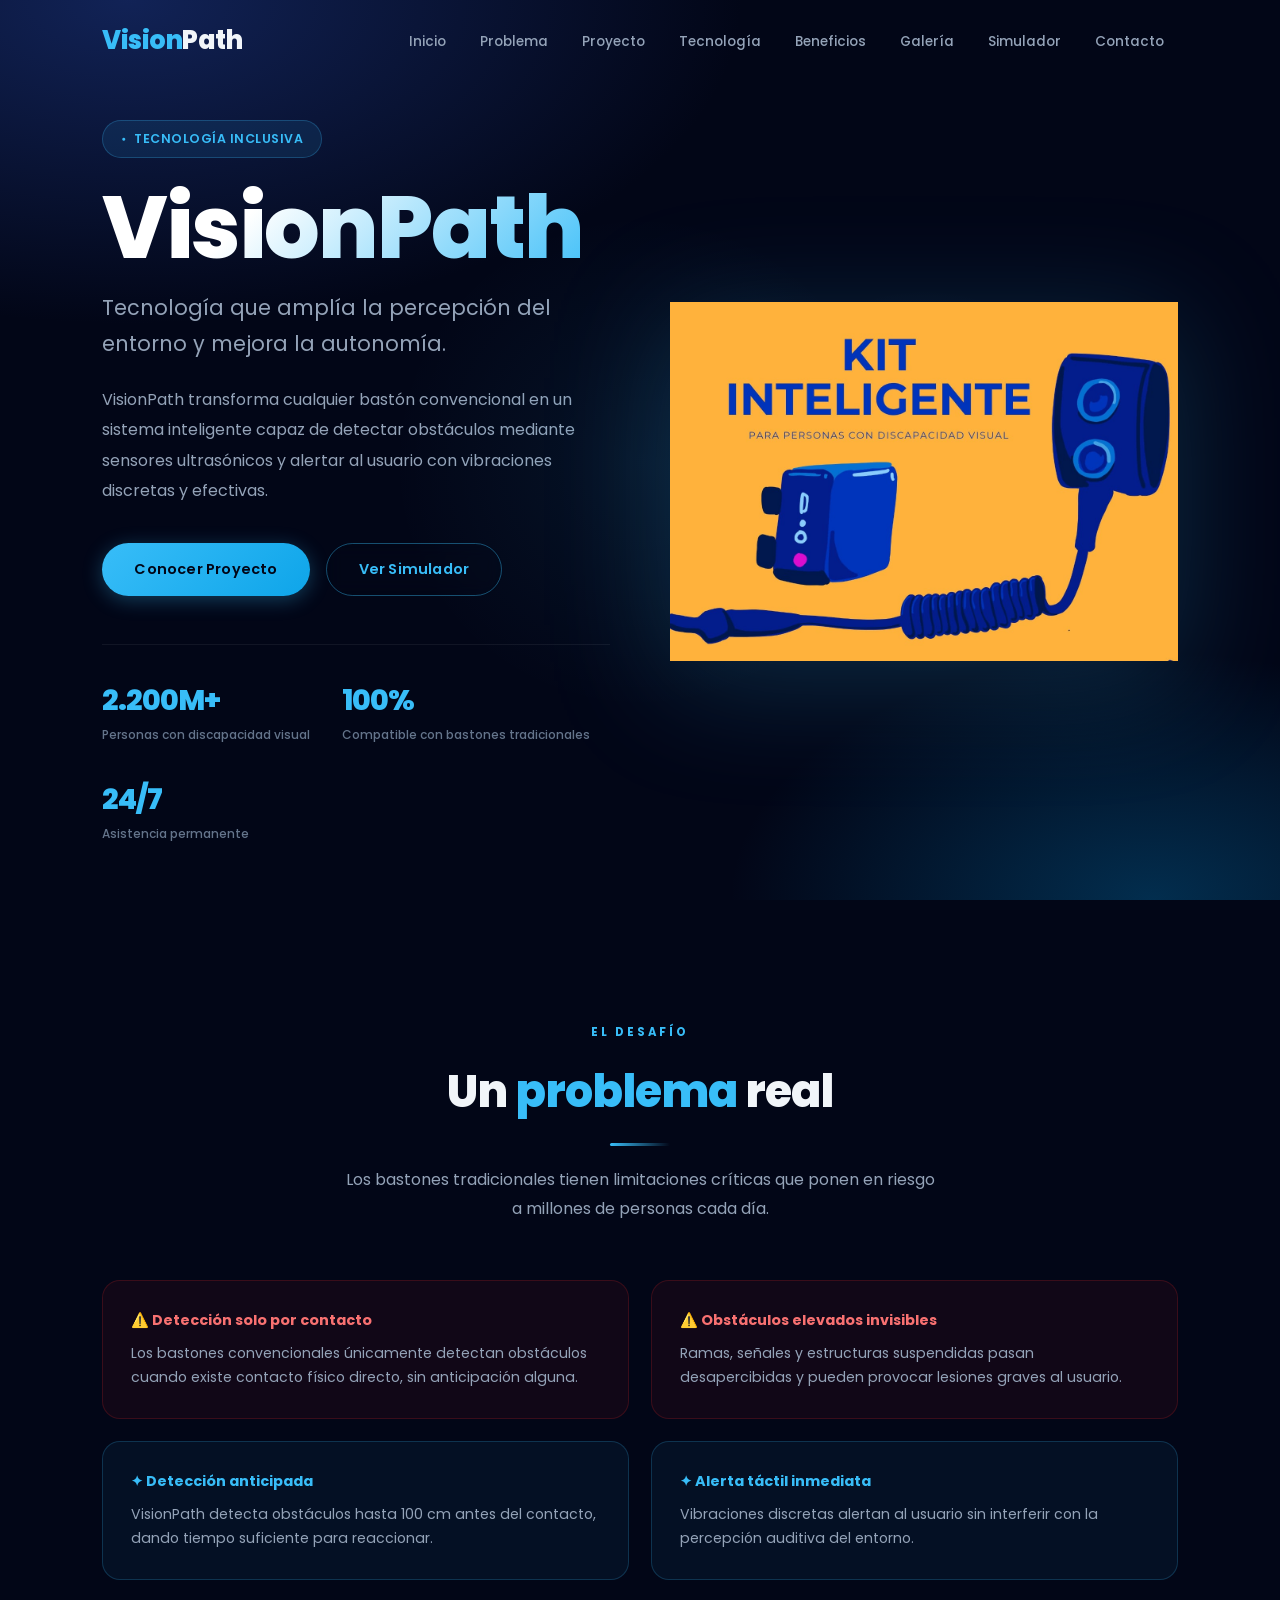
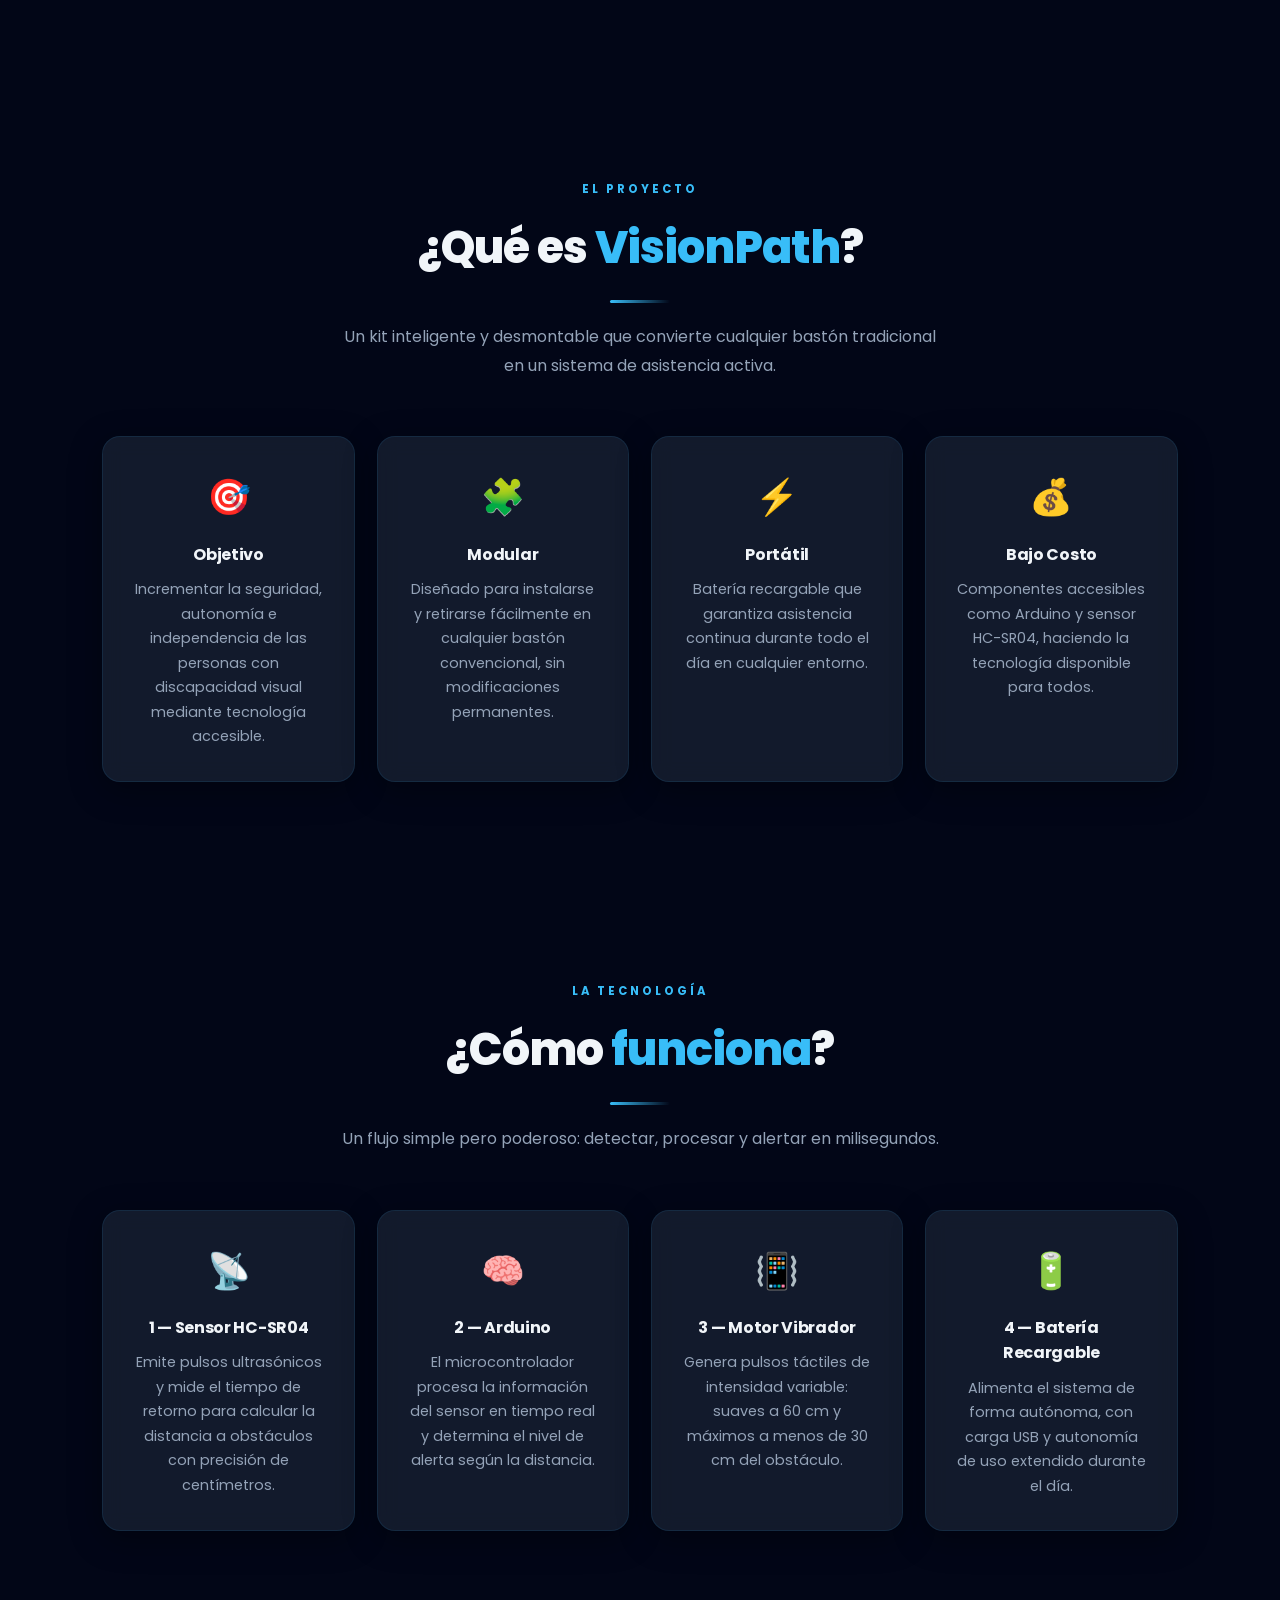
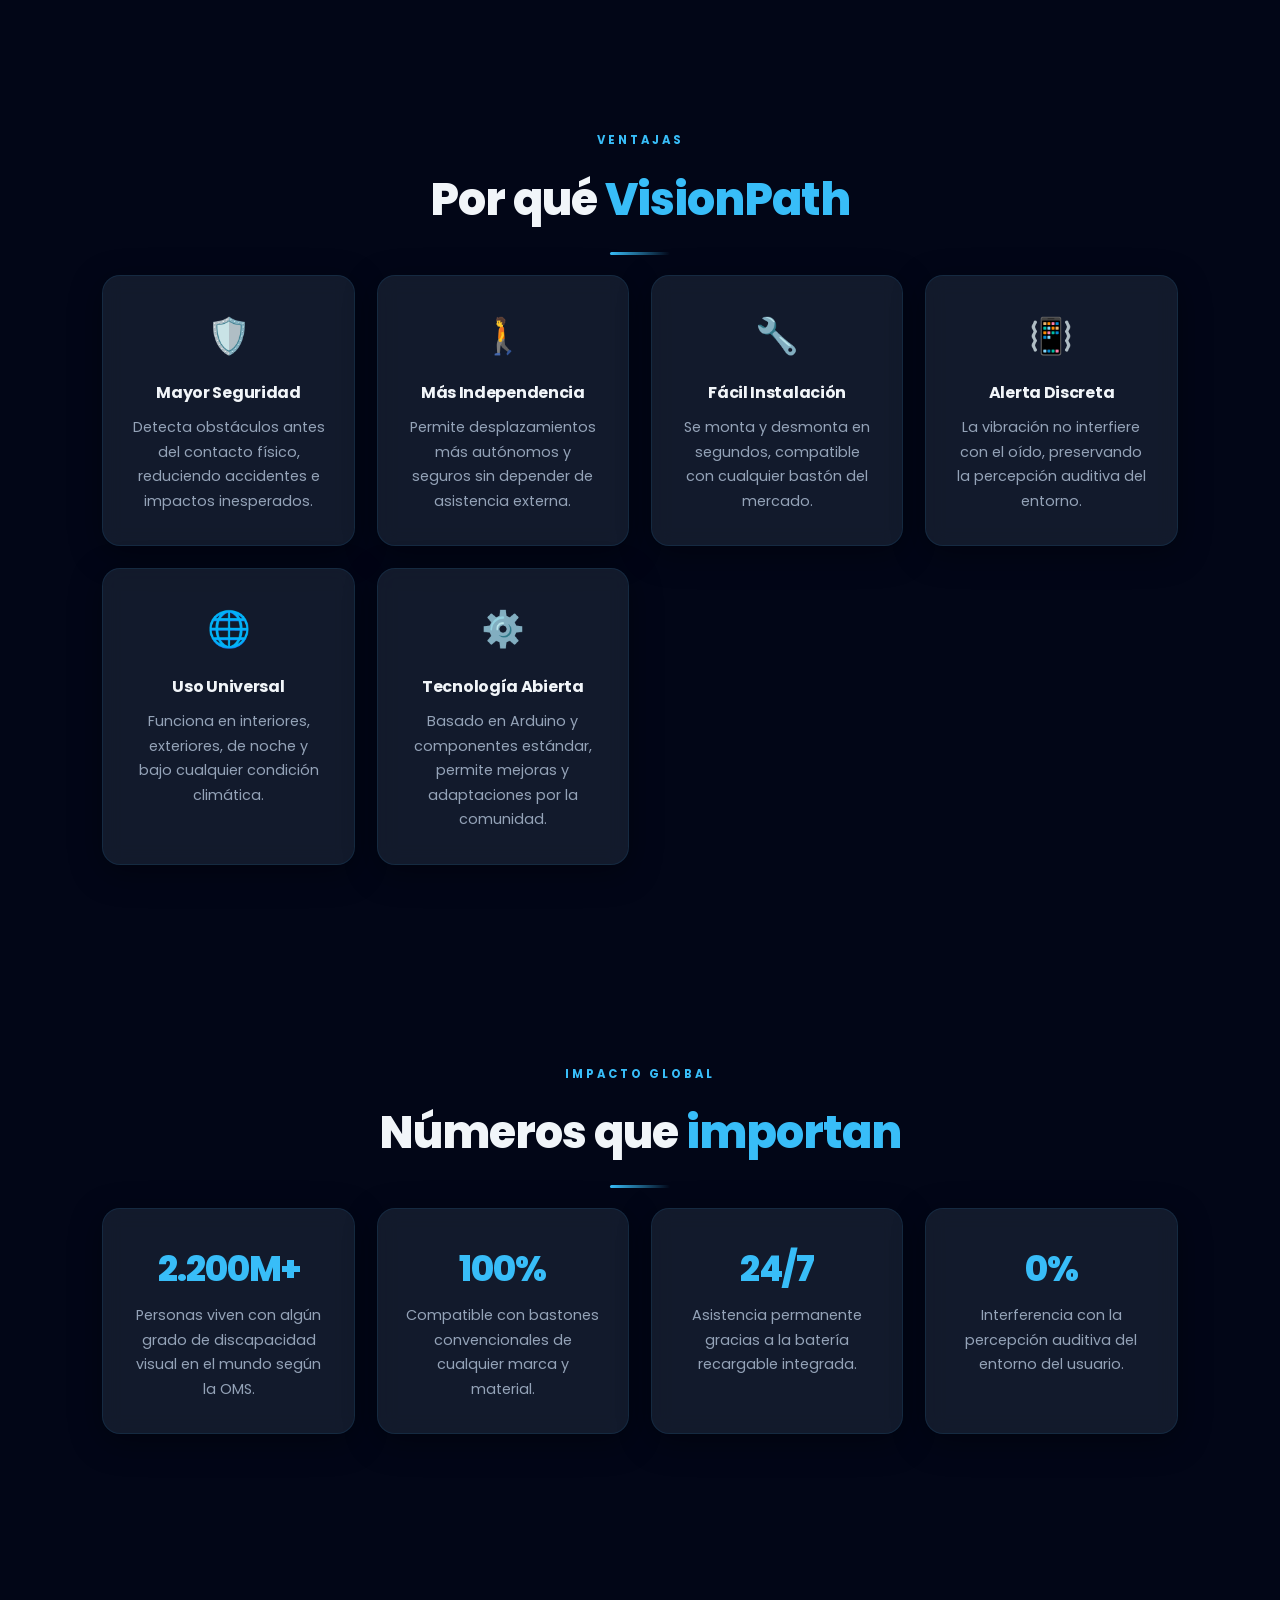
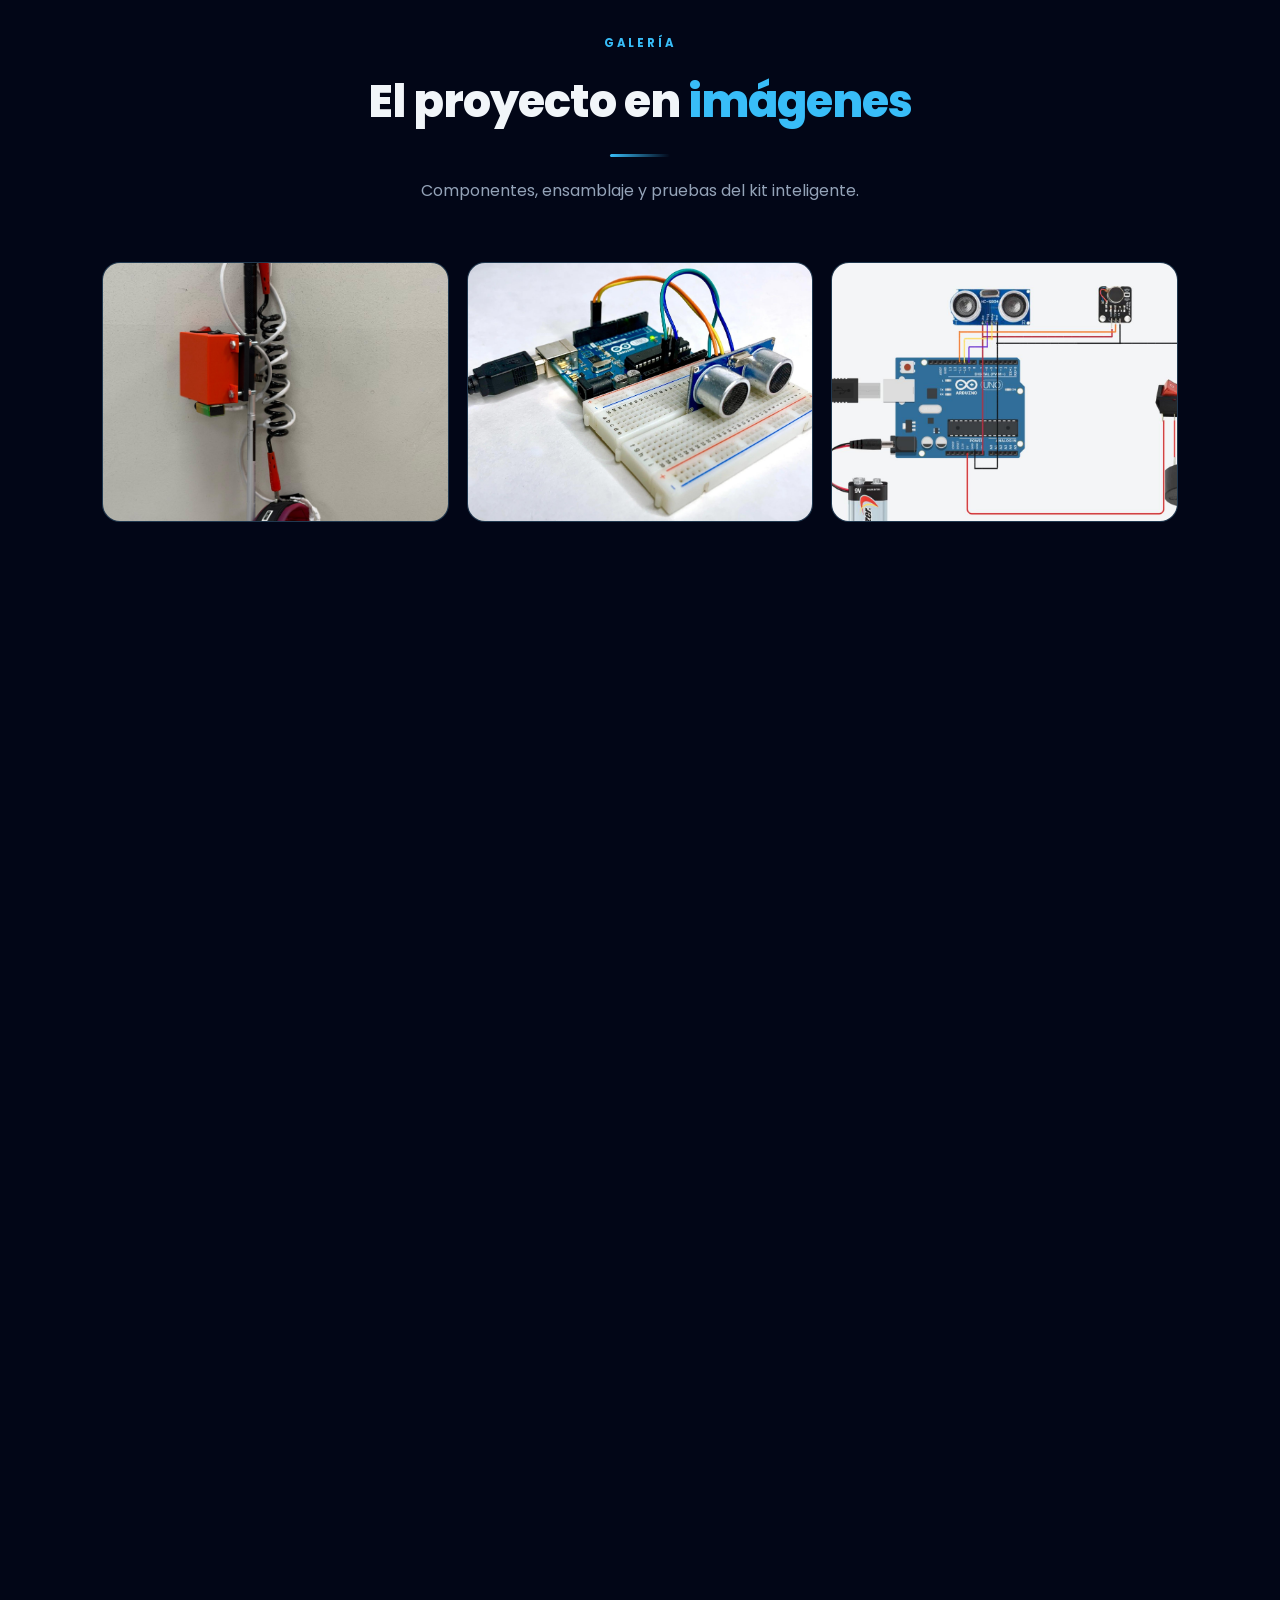
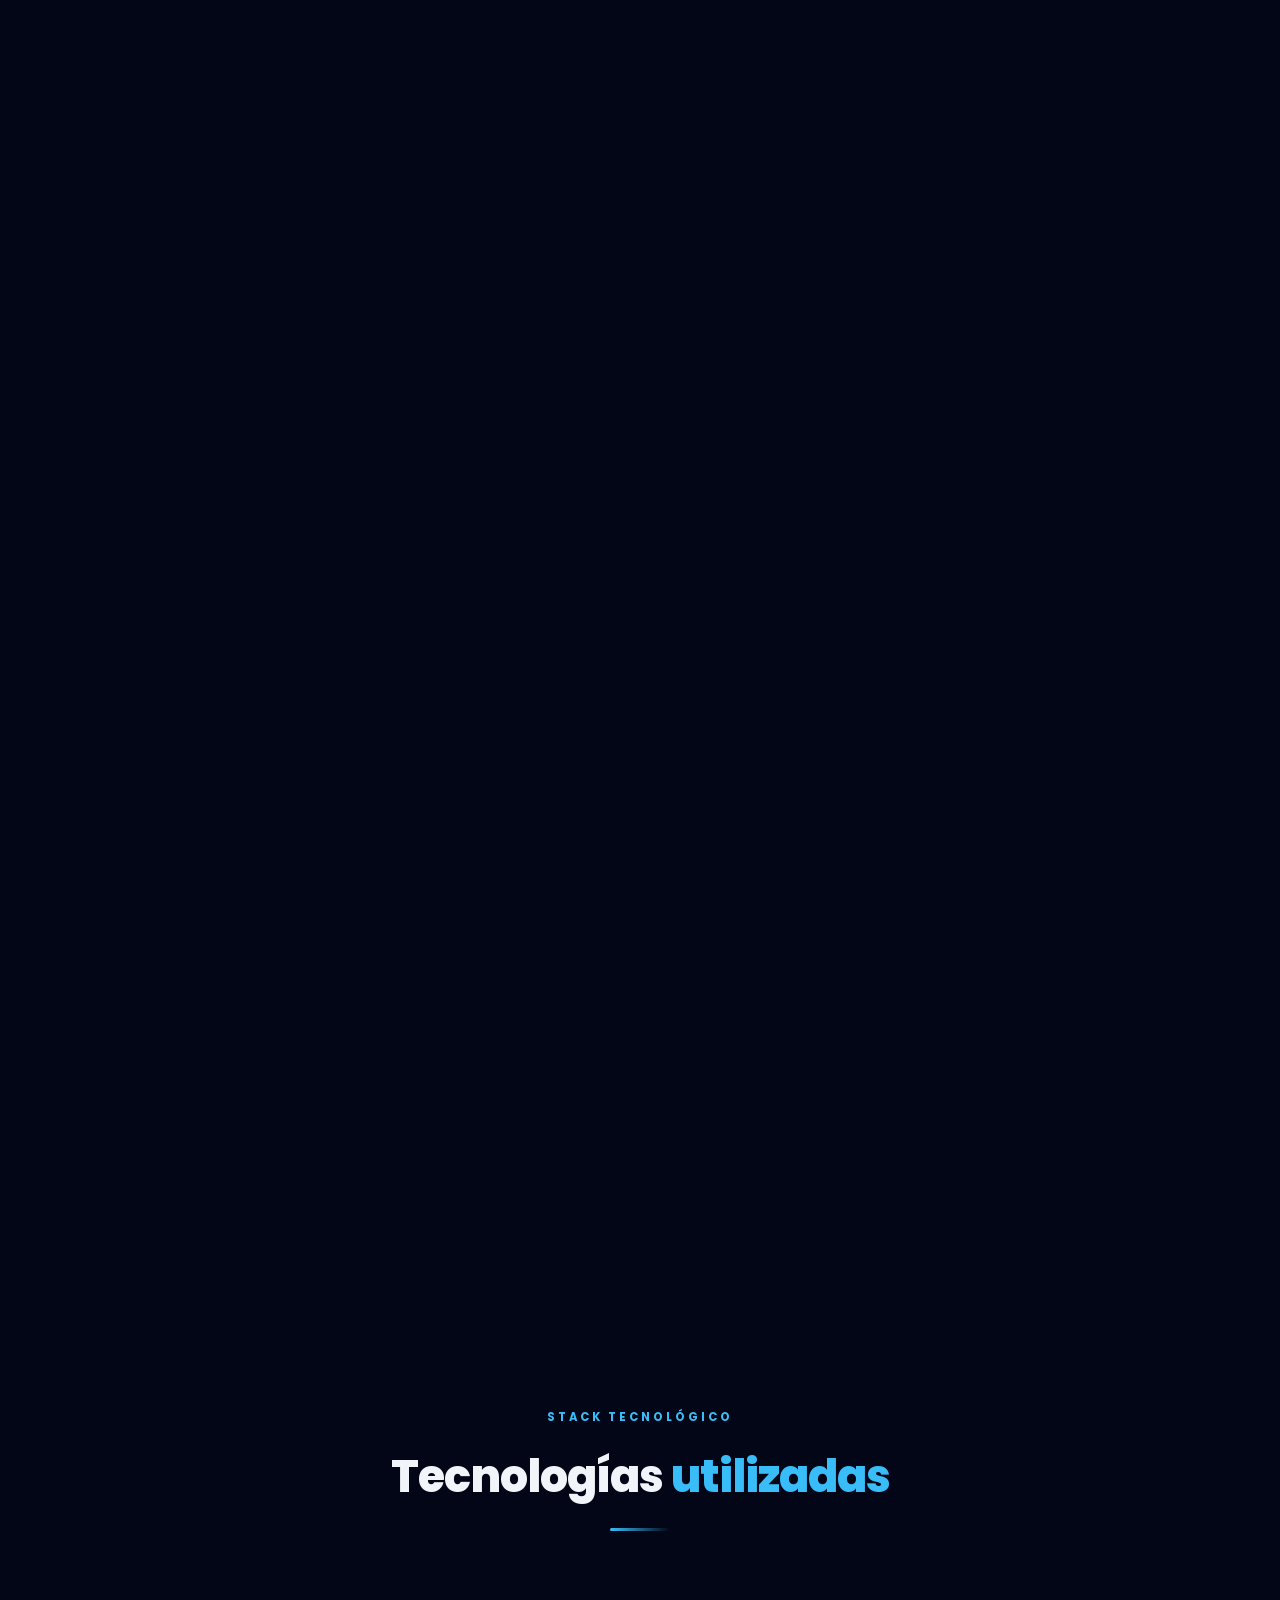
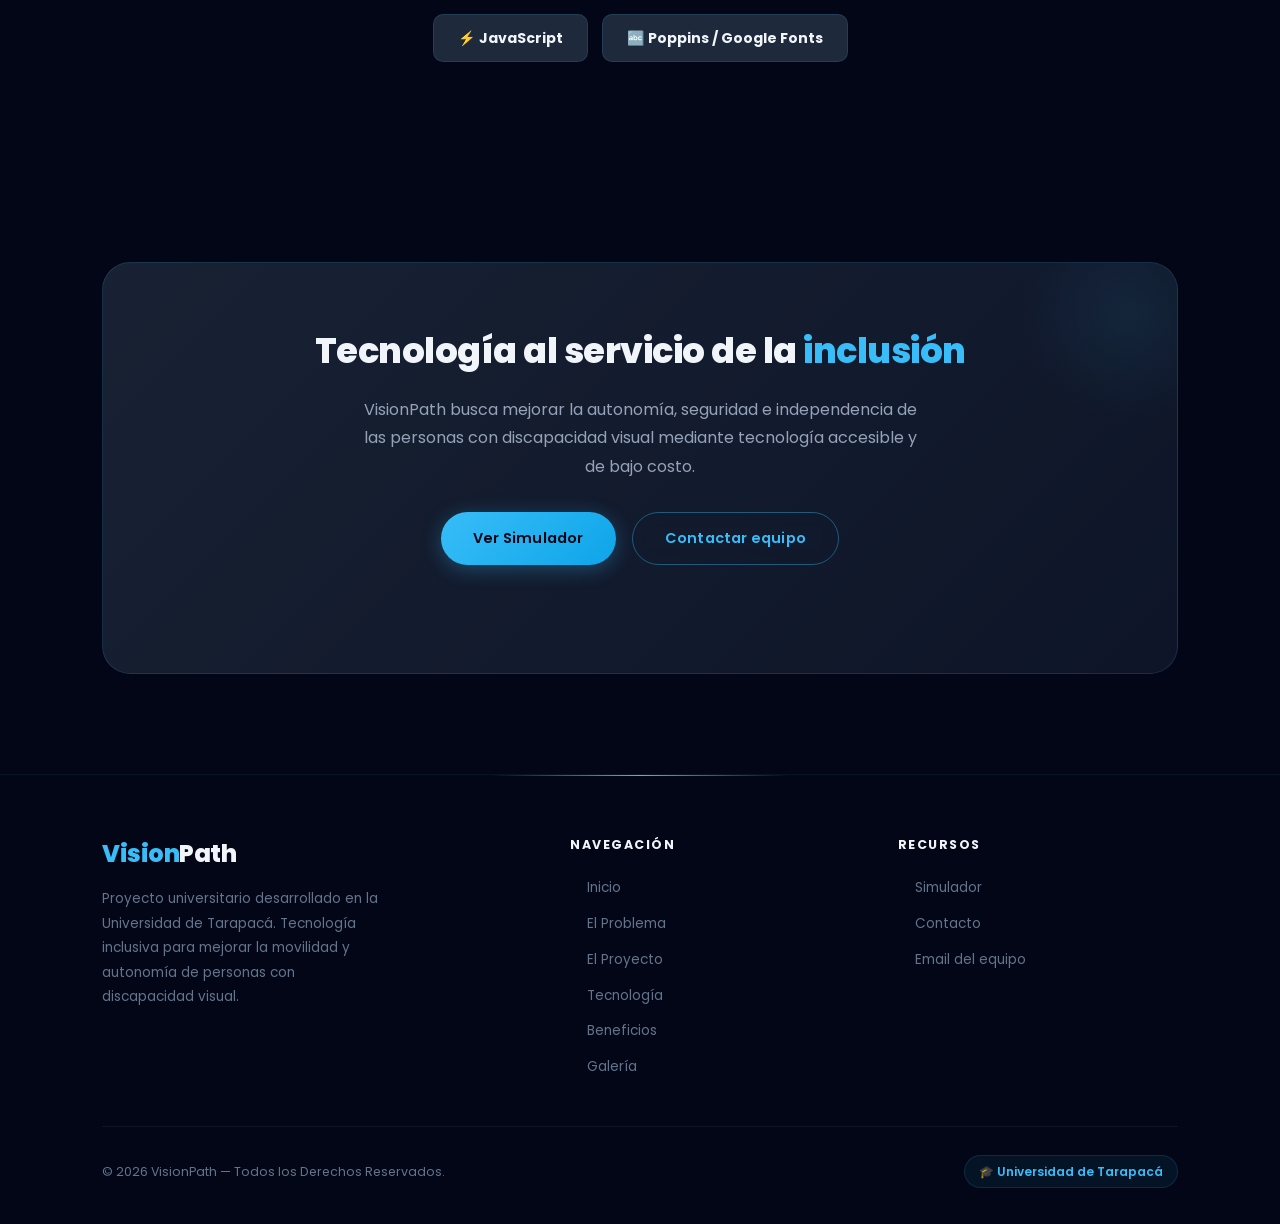
<file: index.html>
<!DOCTYPE html>
<html lang="es">
<head>
    <meta charset="UTF-8">
    <meta name="viewport" content="width=device-width, initial-scale=1.0">
    <meta name="description" content="VisionPath — Kit inteligente para bastón que detecta obstáculos mediante sensores ultrasónicos y alertas táctiles. Tecnología inclusiva, Universidad de Tarapacá.">
    <meta property="og:title" content="VisionPath | Bastón Inteligente">
    <meta property="og:description" content="Tecnología que amplía la percepción del entorno y mejora la autonomía de personas con discapacidad visual.">
    <meta property="og:type" content="website">
    <title>VisionPath | Bastón Inteligente</title>
    <link rel="stylesheet" href="css/style.css">
    <link rel="preconnect" href="https://fonts.googleapis.com">
    <link href="https://fonts.googleapis.com/css2?family=Poppins:wght@300;400;500;600;700;800&display=swap" rel="stylesheet">
</head>
<body>

<!-- ============================================================
     NAVBAR
============================================================ -->
<header id="header">
    <nav class="navbar">
        <div class="logo">Vision<span>Path</span></div>

        <button class="hamburger" aria-label="Abrir menú" aria-expanded="false">
            <span></span><span></span><span></span>
        </button>

        <ul class="nav-links">
            <li><a href="#inicio">Inicio</a></li>
            <li><a href="#problema">Problema</a></li>
            <li><a href="#sobre">Proyecto</a></li>
            <li><a href="#funciona">Tecnología</a></li>
            <li><a href="#beneficios">Beneficios</a></li>
            <li><a href="#galeria">Galería</a></li>
            <li><a href="simulador.html">Simulador</a></li>
            <li><a href="contacto.html">Contacto</a></li>
        </ul>
    </nav>
</header>

<!-- ============================================================
     HERO
============================================================ -->
<section class="hero" id="inicio">
    <div class="hero-text">
        <span class="tag">Tecnología Inclusiva</span>
        <h1>VisionPath</h1>
        <h2>Tecnología que amplía la percepción del entorno y mejora la autonomía.</h2>
        <p class="hero-description">
            VisionPath transforma cualquier bastón convencional en un sistema inteligente
            capaz de detectar obstáculos mediante sensores ultrasónicos y alertar al usuario
            con vibraciones discretas y efectivas.
        </p>
        <div class="hero-buttons">
            <a href="#sobre" class="btn btn-primary">Conocer Proyecto</a>
            <a href="simulador.html" class="btn btn-secondary">Ver Simulador</a>
        </div>
        <div class="hero-stats">
            <div class="stat">
                <h3 data-count="2200" data-suffix="M+">2.200M+</h3>
                <span>Personas con discapacidad visual</span>
            </div>
            <div class="stat">
                <h3>100%</h3>
                <span>Compatible con bastones tradicionales</span>
            </div>
            <div class="stat">
                <h3>24/7</h3>
                <span>Asistencia permanente</span>
            </div>
        </div>
    </div>
    <div class="hero-image">
        <img src="img/kit-inteligente.png" alt="Kit VisionPath — sistema inteligente para bastón">
    </div>
</section>

<!-- ============================================================
     PROBLEMA
============================================================ -->
<section class="section hidden" id="problema">
    <span class="section-label">El desafío</span>
    <h2 class="section-title">Un <span>problema</span> real</h2>
    <div class="section-divider"></div>
    <p class="section-subtitle">
        Los bastones tradicionales tienen limitaciones críticas que ponen en riesgo
        a millones de personas cada día.
    </p>

    <div class="problem-grid">
        <div class="problem-card hidden delay-1">
            <h3>⚠️ Detección solo por contacto</h3>
            <p>Los bastones convencionales únicamente detectan obstáculos cuando existe contacto físico directo, sin anticipación alguna.</p>
        </div>
        <div class="problem-card hidden delay-2">
            <h3>⚠️ Obstáculos elevados invisibles</h3>
            <p>Ramas, señales y estructuras suspendidas pasan desapercibidas y pueden provocar lesiones graves al usuario.</p>
        </div>
        <div class="solution-card hidden delay-3">
            <h3>✦ Detección anticipada</h3>
            <p>VisionPath detecta obstáculos hasta 100 cm antes del contacto, dando tiempo suficiente para reaccionar.</p>
        </div>
        <div class="solution-card hidden delay-4">
            <h3>✦ Alerta táctil inmediata</h3>
            <p>Vibraciones discretas alertan al usuario sin interferir con la percepción auditiva del entorno.</p>
        </div>
    </div>
</section>

<!-- ============================================================
     ¿QUÉ ES VISIONPATH?
============================================================ -->
<section class="section hidden" id="sobre">
    <span class="section-label">El proyecto</span>
    <h2 class="section-title">¿Qué es <span>VisionPath</span>?</h2>
    <div class="section-divider"></div>
    <p class="section-subtitle">
        Un kit inteligente y desmontable que convierte cualquier bastón tradicional
        en un sistema de asistencia activa.
    </p>

    <div class="cards">
        <div class="card hidden delay-1">
            <span class="card-icon">🎯</span>
            <h3>Objetivo</h3>
            <p>Incrementar la seguridad, autonomía e independencia de las personas con discapacidad visual mediante tecnología accesible.</p>
        </div>
        <div class="card hidden delay-2">
            <span class="card-icon">🧩</span>
            <h3>Modular</h3>
            <p>Diseñado para instalarse y retirarse fácilmente en cualquier bastón convencional, sin modificaciones permanentes.</p>
        </div>
        <div class="card hidden delay-3">
            <span class="card-icon">⚡</span>
            <h3>Portátil</h3>
            <p>Batería recargable que garantiza asistencia continua durante todo el día en cualquier entorno.</p>
        </div>
        <div class="card hidden delay-4">
            <span class="card-icon">💰</span>
            <h3>Bajo Costo</h3>
            <p>Componentes accesibles como Arduino y sensor HC-SR04, haciendo la tecnología disponible para todos.</p>
        </div>
    </div>
</section>

<!-- ============================================================
     FUNCIONAMIENTO
============================================================ -->
<section class="section hidden" id="funciona">
    <span class="section-label">La tecnología</span>
    <h2 class="section-title">¿Cómo <span>funciona</span>?</h2>
    <div class="section-divider"></div>
    <p class="section-subtitle">
        Un flujo simple pero poderoso: detectar, procesar y alertar en milisegundos.
    </p>

    <div class="cards">
        <div class="card hidden delay-1">
            <span class="card-icon">📡</span>
            <h3>1 — Sensor HC-SR04</h3>
            <p>Emite pulsos ultrasónicos y mide el tiempo de retorno para calcular la distancia a obstáculos con precisión de centímetros.</p>
        </div>
        <div class="card hidden delay-2">
            <span class="card-icon">🧠</span>
            <h3>2 — Arduino</h3>
            <p>El microcontrolador procesa la información del sensor en tiempo real y determina el nivel de alerta según la distancia.</p>
        </div>
        <div class="card hidden delay-3">
            <span class="card-icon">📳</span>
            <h3>3 — Motor Vibrador</h3>
            <p>Genera pulsos táctiles de intensidad variable: suaves a 60 cm y máximos a menos de 30 cm del obstáculo.</p>
        </div>
        <div class="card hidden delay-4">
            <span class="card-icon">🔋</span>
            <h3>4 — Batería Recargable</h3>
            <p>Alimenta el sistema de forma autónoma, con carga USB y autonomía de uso extendido durante el día.</p>
        </div>
    </div>
</section>

<!-- ============================================================
     BENEFICIOS
============================================================ -->
<section class="section hidden" id="beneficios">
    <span class="section-label">Ventajas</span>
    <h2 class="section-title">Por qué <span>VisionPath</span></h2>
    <div class="section-divider"></div>

    <div class="cards">
        <div class="card hidden delay-1">
            <span class="card-icon">🛡️</span>
            <h3>Mayor Seguridad</h3>
            <p>Detecta obstáculos antes del contacto físico, reduciendo accidentes e impactos inesperados.</p>
        </div>
        <div class="card hidden delay-2">
            <span class="card-icon">🚶</span>
            <h3>Más Independencia</h3>
            <p>Permite desplazamientos más autónomos y seguros sin depender de asistencia externa.</p>
        </div>
        <div class="card hidden delay-3">
            <span class="card-icon">🔧</span>
            <h3>Fácil Instalación</h3>
            <p>Se monta y desmonta en segundos, compatible con cualquier bastón del mercado.</p>
        </div>
        <div class="card hidden delay-4">
            <span class="card-icon">📳</span>
            <h3>Alerta Discreta</h3>
            <p>La vibración no interfiere con el oído, preservando la percepción auditiva del entorno.</p>
        </div>
        <div class="card hidden delay-1">
            <span class="card-icon">🌐</span>
            <h3>Uso Universal</h3>
            <p>Funciona en interiores, exteriores, de noche y bajo cualquier condición climática.</p>
        </div>
        <div class="card hidden delay-2">
            <span class="card-icon">⚙️</span>
            <h3>Tecnología Abierta</h3>
            <p>Basado en Arduino y componentes estándar, permite mejoras y adaptaciones por la comunidad.</p>
        </div>
    </div>
</section>

<!-- ============================================================
     IMPACTO
============================================================ -->
<section class="section hidden">
    <span class="section-label">Impacto global</span>
    <h2 class="section-title">Números que <span>importan</span></h2>
    <div class="section-divider"></div>

    <div class="cards">
        <div class="card card-stat hidden delay-1">
            <h3>2.200M+</h3>
            <p>Personas viven con algún grado de discapacidad visual en el mundo según la OMS.</p>
        </div>
        <div class="card card-stat hidden delay-2">
            <h3>100%</h3>
            <p>Compatible con bastones convencionales de cualquier marca y material.</p>
        </div>
        <div class="card card-stat hidden delay-3">
            <h3>24/7</h3>
            <p>Asistencia permanente gracias a la batería recargable integrada.</p>
        </div>
        <div class="card card-stat hidden delay-4">
            <h3>0%</h3>
            <p>Interferencia con la percepción auditiva del entorno del usuario.</p>
        </div>
    </div>
</section>

<!-- ============================================================
     GALERÍA
============================================================ -->
<section class="section hidden" id="galeria">
    <span class="section-label">Galería</span>
    <h2 class="section-title">El proyecto en <span>imágenes</span></h2>
    <div class="section-divider"></div>
    <p class="section-subtitle">Componentes, ensamblaje y pruebas del kit inteligente.</p>

    <div class="gallery">
        <div class="gallery-item hidden delay-1">
            <img src="img/baston4.jpeg" alt="Vista general del kit VisionPath montado en el bastón">
            <div class="gallery-overlay"><span>Kit montado en bastón</span></div>
        </div>
        <div class="gallery-item hidden delay-2">
            <img src="img/baston2.jpg" alt="Sensor ultrasónico HC-SR04 de VisionPath">
            <div class="gallery-overlay"><span>Sensor Ultrasonico</span></div>
        </div>
        <div class="gallery-item hidden delay-3">
            <img src="img/esquema.jpeg" alt="Componentes completos del sistema VisionPath">
            <div class="gallery-overlay"><span>Componentes del sistema</span></div>
        </div>
        <div class="gallery-item hidden delay-4">
            <img src="img/baston3.jpg" alt="Prueba de funcionamiento del sistema">
            <div class="gallery-overlay"><span>Prueba de funcionamiento</span></div>
        </div>
        <div class="gallery-item hidden delay-5">
            <img src="img/interior.jpeg" alt="Interior de Kit">
            <div class="gallery-overlay"><span>Interior de Kit</span></div>
        </div>
        <div class="gallery-item hidden delay-6">
            <img src="img/baston5.jpeg" alt="Bastón sin kit montado">
            <div class="gallery-overlay"><span>Bastón sin kit montado</span></div>
        </div>
        <div class="gallery-item hidden delay-7">
            <img src="img/experiencia1.jpeg" alt="Primera impresión 3D">
            <div class="gallery-overlay"><span>Primera impresión 3D</span></div>
        </div>
    </div>
</section>

<!-- ============================================================
     RESULTADOS
============================================================ -->
<section class="section hidden">
    <span class="section-label">Resultados</span>
    <h2 class="section-title">Resultados <span>obtenidos</span></h2>
    <div class="section-divider"></div>
    <p class="section-text">Las pruebas demostraron una mejora considerable en la detección temprana de obstáculos antes del contacto físico.</p>
    <p class="section-text">El sistema de vibración alertó al usuario de manera inmediata y discreta, sin interferir con su percepción auditiva del entorno.</p>
    <p class="section-text">El prototipo fue validado en distintos entornos: interiores, veredas y espacios públicos con alta afluencia de personas.</p>
</section>

<!-- ============================================================
     FUTURO
============================================================ -->
<section class="section hidden">
    <span class="section-label">Hoja de ruta</span>
    <h2 class="section-title">Futuro del <span>proyecto</span></h2>
    <div class="section-divider"></div>
    <p class="section-subtitle">Una visión progresiva hacia la asistencia inteligente completa.</p>

    <div class="timeline">
        <div class="step hidden delay-1">
            <div class="step-dot">01</div>
            <div class="step-content">
                <div class="step-year">2026</div>
                <div class="step-title">Prototipo Funcional</div>
                <div class="step-desc">Kit desmontable con sensor ultrasónico, Arduino y motor vibrador. Validación en campo.</div>
            </div>
        </div>
        <div class="step hidden delay-2">
            <div class="step-dot">02</div>
            <div class="step-content">
                <div class="step-year">2027</div>
                <div class="step-title">Aplicación Móvil</div>
                <div class="step-desc">App Bluetooth para configurar zonas de alerta, intensidad de vibración y monitoreo en tiempo real.</div>
            </div>
        </div>
        <div class="step hidden delay-3">
            <div class="step-dot">03</div>
            <div class="step-content">
                <div class="step-year">2028</div>
                <div class="step-title">GPS Integrado</div>
                <div class="step-desc">Registro de rutas y puntos de peligro detectados para análisis y mejora continua.</div>
            </div>
        </div>
        <div class="step hidden delay-4">
            <div class="step-dot">04</div>
            <div class="step-content">
                <div class="step-year">2029</div>
                <div class="step-title">Navegación por Voz</div>
                <div class="step-desc">Guía de audio para orientación en tiempo real, integrada con mapas urbanos accesibles.</div>
            </div>
        </div>
        <div class="step hidden delay-1">
            <div class="step-dot">05</div>
            <div class="step-content">
                <div class="step-year">2030</div>
                <div class="step-title">Inteligencia Artificial</div>
                <div class="step-desc">Reconocimiento de obstáculos, clasificación de peligros y aprendizaje de rutas habituales del usuario.</div>
            </div>
        </div>
    </div>
</section>

<!-- ============================================================
     TECNOLOGÍAS
============================================================ -->
<section class="section hidden">
    <span class="section-label">Stack tecnológico</span>
    <h2 class="section-title">Tecnologías <span>utilizadas</span></h2>
    <div class="section-divider"></div>

    <div class="tech-grid">
        <div class="tech-badge hidden delay-1">🔌 Arduino Uno</div>
        <div class="tech-badge hidden delay-1">📡 HC-SR04</div>
        <div class="tech-badge hidden delay-2">📳 Motor Vibrador</div>
        <div class="tech-badge hidden delay-2">🔋 Li-Po 3.7V</div>
        <div class="tech-badge hidden delay-3">🌐 HTML5</div>
        <div class="tech-badge hidden delay-3">🎨 CSS3</div>
        <div class="tech-badge hidden delay-4">⚡ JavaScript</div>
        <div class="tech-badge hidden delay-4">🔤 Poppins / Google Fonts</div>
    </div>
</section>

<!-- ============================================================
     MISIÓN — Banner CTA
============================================================ -->
<section class="section hidden">
    <div class="mission-banner">
        <h2>Tecnología al servicio de la <span style="color:var(--cyan)">inclusión</span></h2>
        <p>VisionPath busca mejorar la autonomía, seguridad e independencia de las personas con discapacidad visual mediante tecnología accesible y de bajo costo.</p>
        <div class="hero-buttons" style="justify-content:center">
            <a href="simulador.html" class="btn btn-primary">Ver Simulador</a>
            <a href="contacto.html" class="btn btn-secondary">Contactar equipo</a>
        </div>
    </div>
</section>

<!-- ============================================================
     FOOTER
============================================================ -->
<footer class="footer">
    <div class="footer-grid">
        <div class="footer-brand">
            <div class="logo">Vision<span>Path</span></div>
            <p>Proyecto universitario desarrollado en la Universidad de Tarapacá. Tecnología inclusiva para mejorar la movilidad y autonomía de personas con discapacidad visual.</p>
        </div>
        <div class="footer-col">
            <h4>Navegación</h4>
            <ul>
                <li><a href="#inicio">Inicio</a></li>
                <li><a href="#problema">El Problema</a></li>
                <li><a href="#sobre">El Proyecto</a></li>
                <li><a href="#funciona">Tecnología</a></li>
                <li><a href="#beneficios">Beneficios</a></li>
                <li><a href="#galeria">Galería</a></li>
            </ul>
        </div>
        <div class="footer-col">
            <h4>Recursos</h4>
            <ul>
                <li><a href="simulador.html">Simulador</a></li>
                <li><a href="contacto.html">Contacto</a></li>
                <li><a href="mailto:visionpath@ejemplo.cl">Email del equipo</a></li>
            </ul>
        </div>
    </div>
    <div class="footer-bottom">
        <p>© 2026 VisionPath — Todos los Derechos Reservados.</p>
        <div class="footer-badge">🎓 Universidad de Tarapacá</div>
    </div>
</footer>

<!-- Botón scroll-top -->
<button id="scrollTop" aria-label="Volver al inicio">↑</button>

<script src="js/script.js"></script>
</body>
</html>
</file>
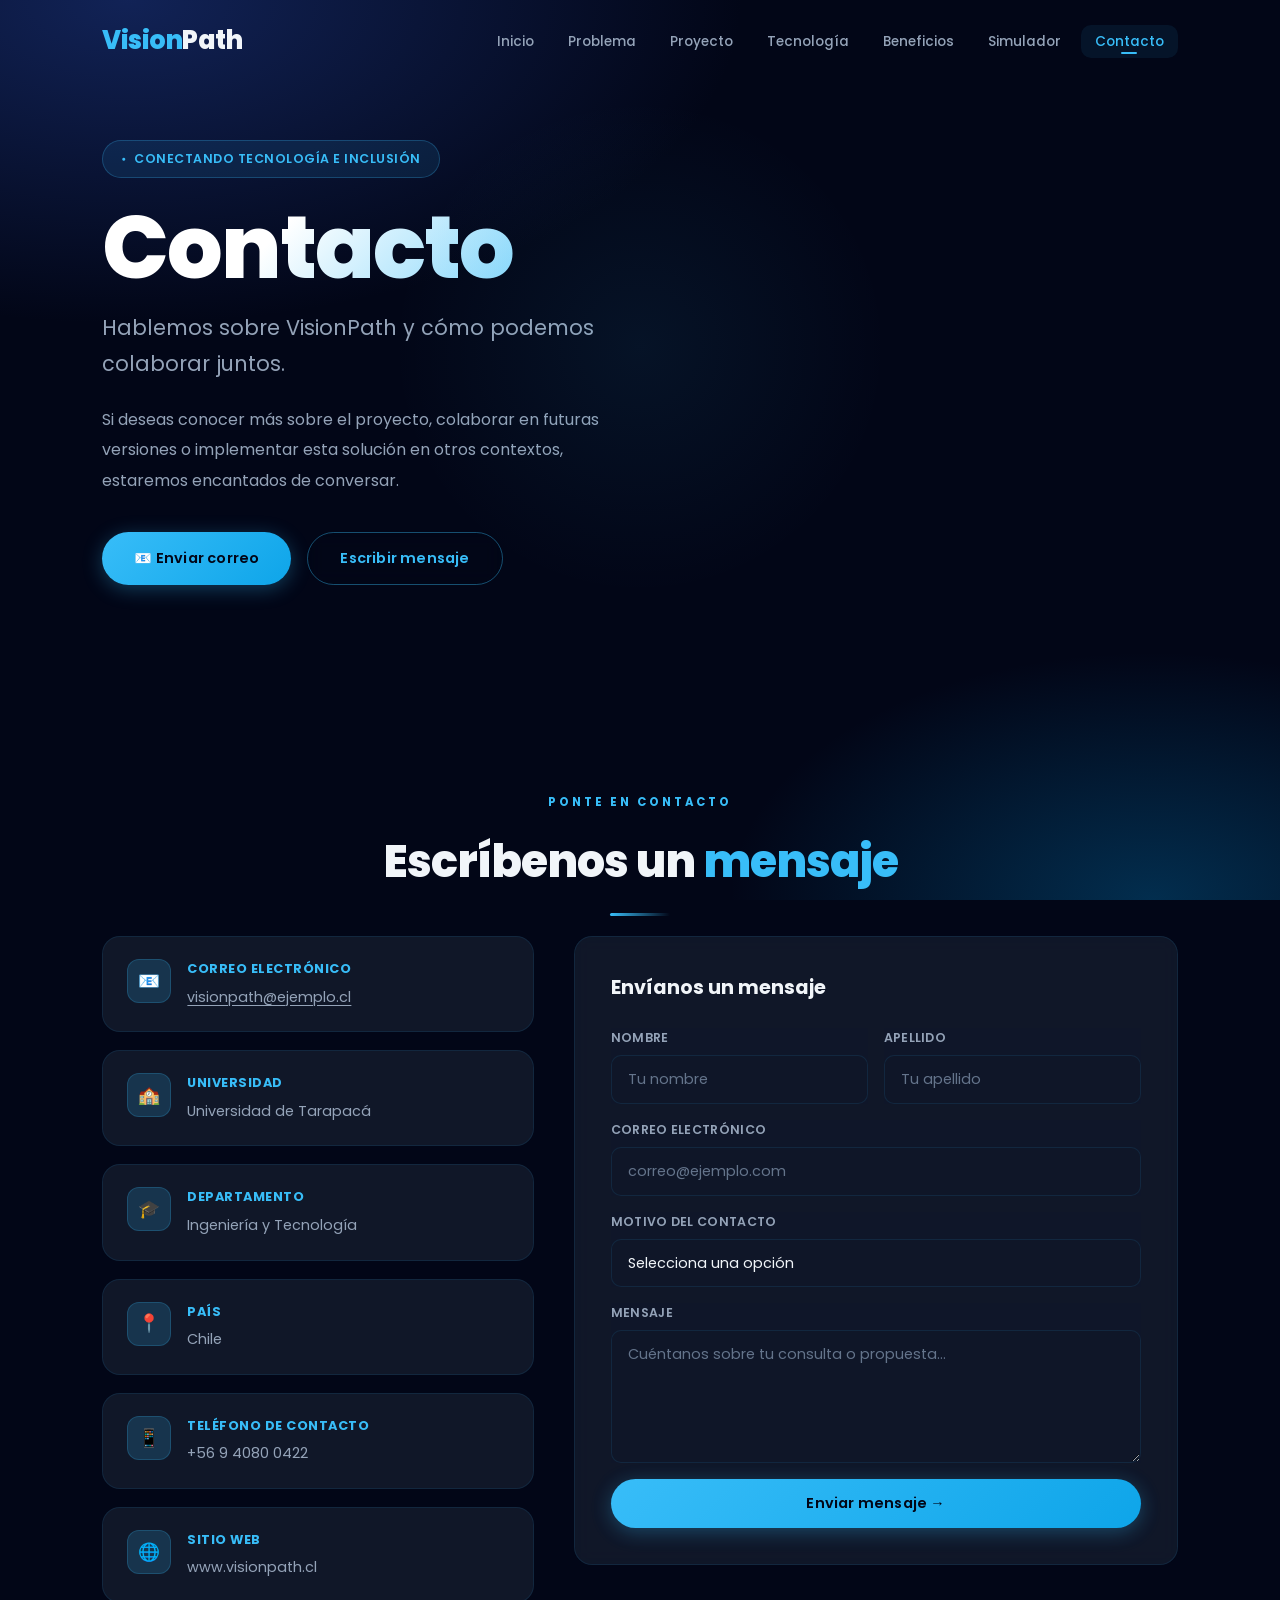
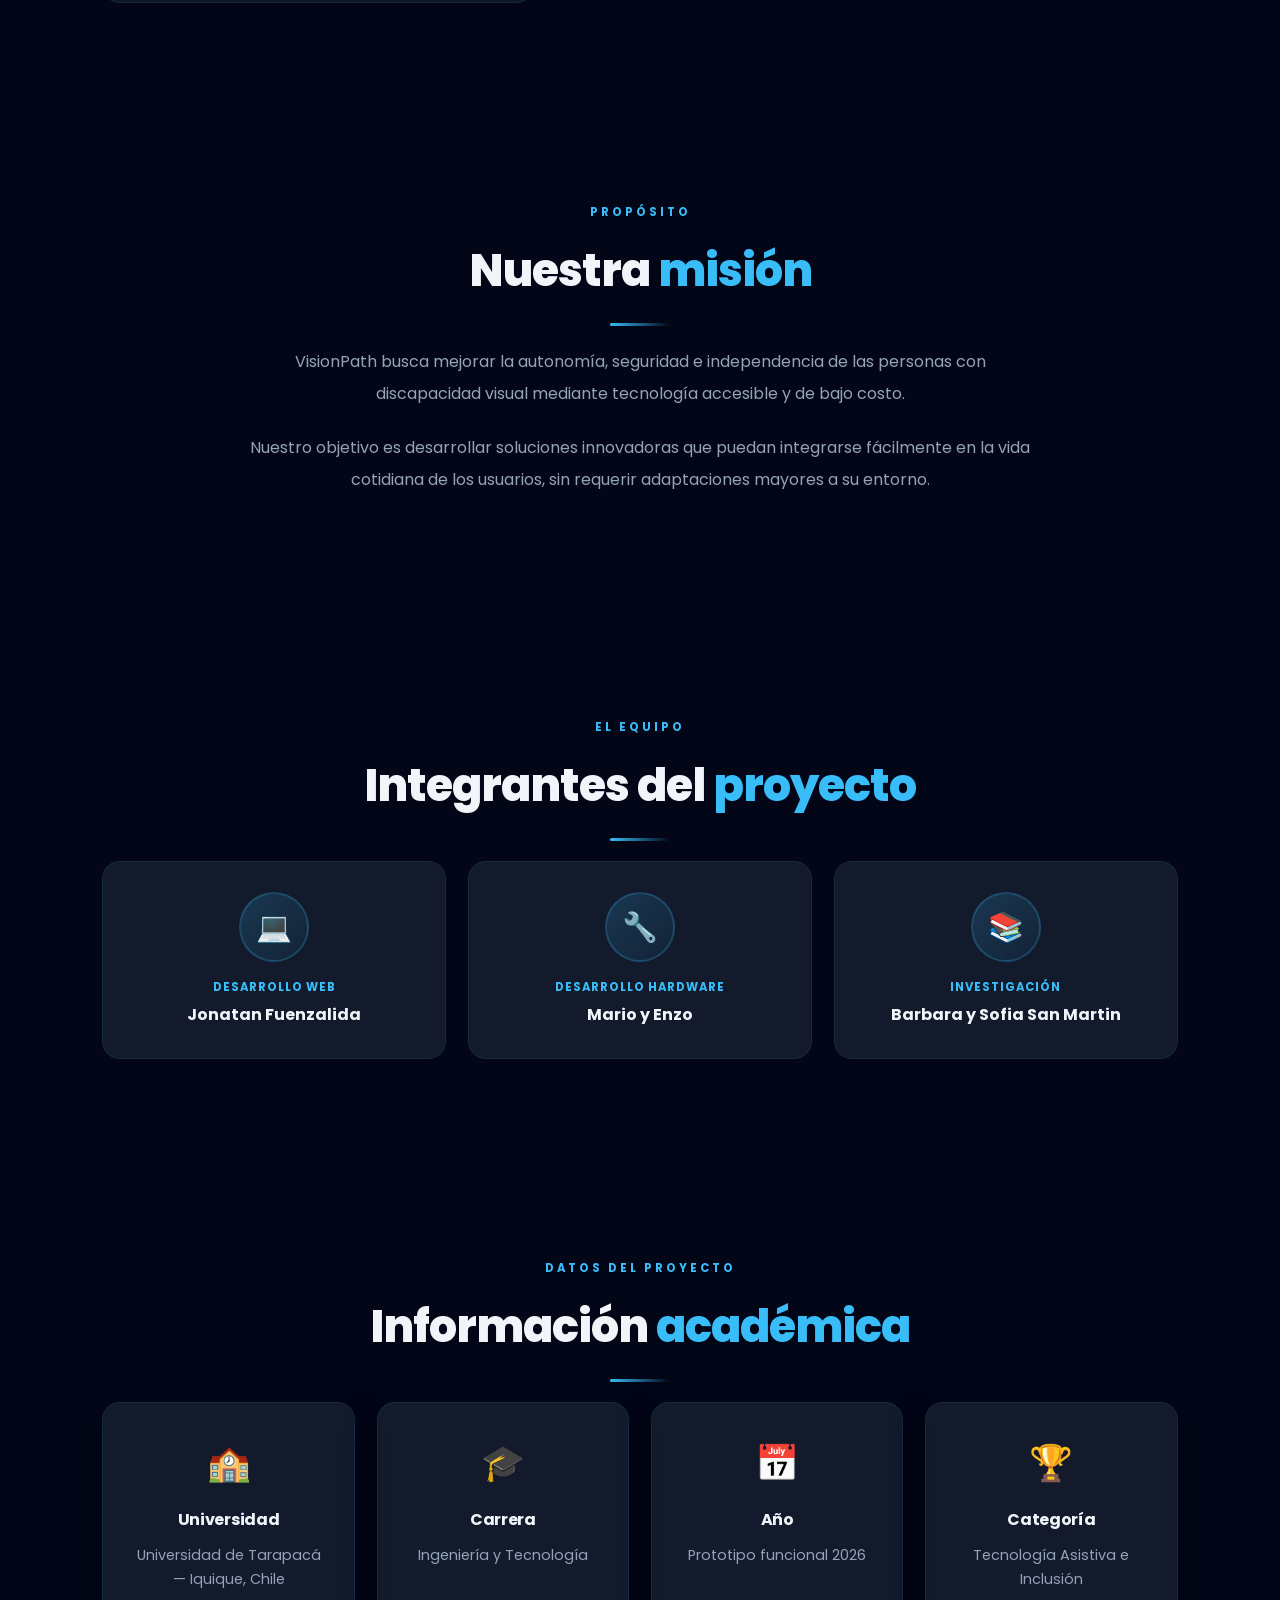
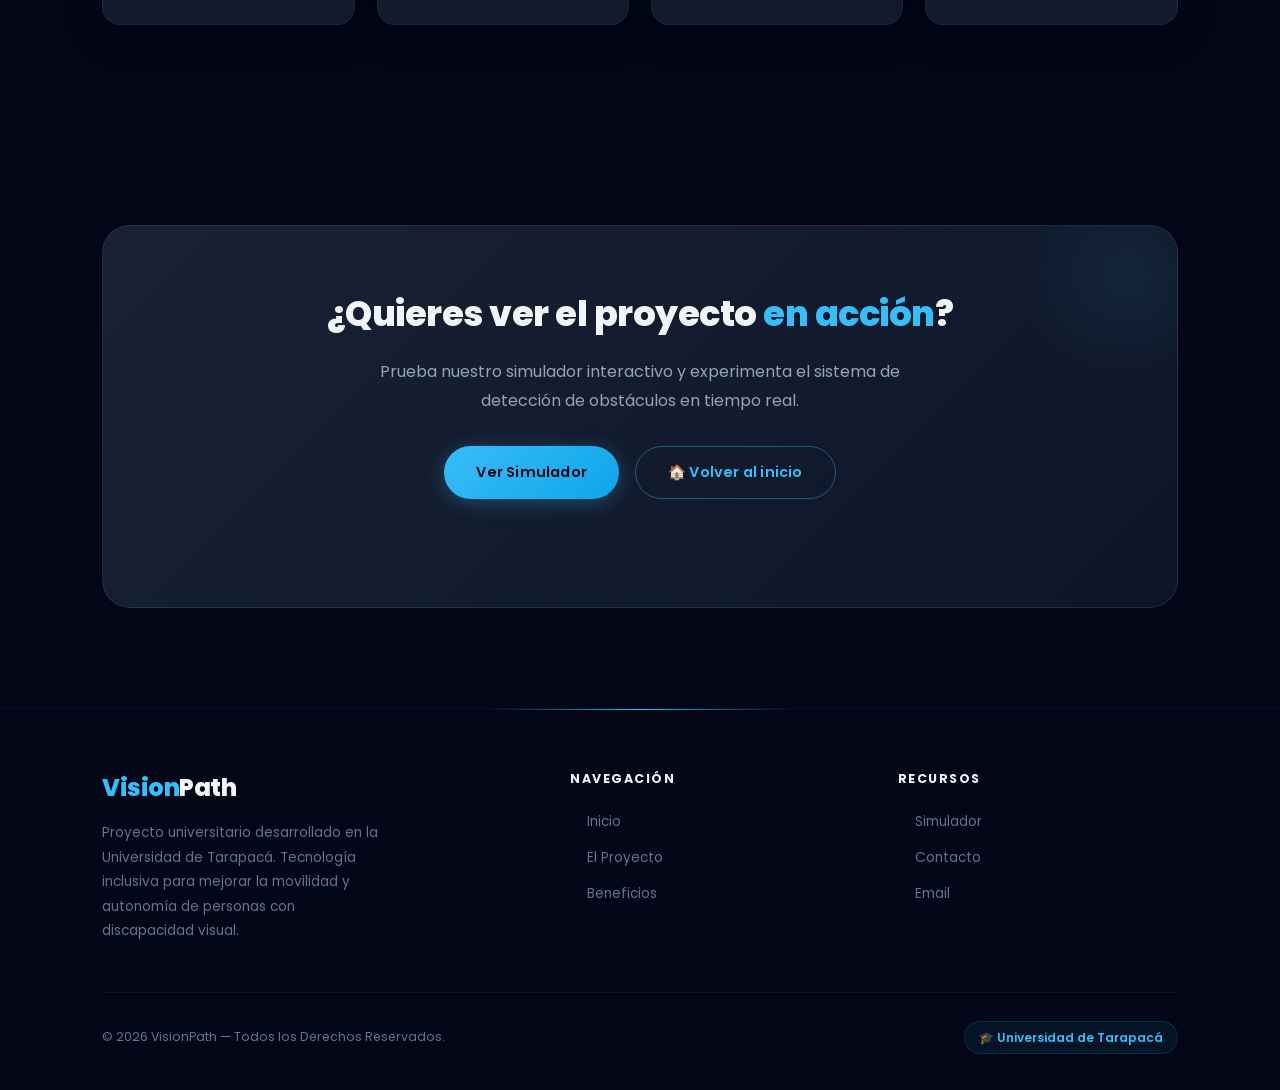
<file: contacto.html>
<!DOCTYPE html>
<html lang="es">
<head>
    <meta charset="UTF-8">
    <meta name="viewport" content="width=device-width, initial-scale=1.0">
    <meta name="description" content="Contacta al equipo de VisionPath. Proyecto de bastón inteligente de la Universidad de Tarapacá. Colaboraciones, consultas e información del proyecto.">
    <meta property="og:title" content="Contacto | VisionPath">
    <meta property="og:description" content="Conecta con el equipo detrás de VisionPath y conoce más sobre el proyecto.">
    <title>Contacto | VisionPath</title>
    <link rel="stylesheet" href="css/style.css">
    <link rel="preconnect" href="https://fonts.googleapis.com">
    <link href="https://fonts.googleapis.com/css2?family=Poppins:wght@300;400;500;600;700;800&display=swap" rel="stylesheet">
</head>
<body>

<!-- ============================================================
     NAVBAR
============================================================ -->
<header id="header">
    <nav class="navbar">
        <div class="logo">Vision<span>Path</span></div>

        <button class="hamburger" aria-label="Abrir menú">
            <span></span><span></span><span></span>
        </button>

        <ul class="nav-links">
            <li><a href="index.html">Inicio</a></li>
            <li><a href="index.html#problema">Problema</a></li>
            <li><a href="index.html#sobre">Proyecto</a></li>
            <li><a href="index.html#funciona">Tecnología</a></li>
            <li><a href="index.html#beneficios">Beneficios</a></li>
            <li><a href="simulador.html">Simulador</a></li>
            <li><a href="contacto.html">Contacto</a></li>
        </ul>
    </nav>
</header>

<!-- ============================================================
     HERO
============================================================ -->
<section class="hero" style="min-height:60vh; padding-top:140px; padding-bottom:60px;">
    <div class="hero-text">
        <span class="tag">Conectando Tecnología e Inclusión</span>
        <h1>Contacto</h1>
        <h2>Hablemos sobre VisionPath y cómo podemos colaborar juntos.</h2>
        <p class="hero-description">
            Si deseas conocer más sobre el proyecto, colaborar en futuras versiones
            o implementar esta solución en otros contextos, estaremos encantados de conversar.
        </p>
        <div class="hero-buttons">
            <a href="mailto:visionpath@gmail.com" class="btn btn-primary">📧 Enviar correo</a>
            <a href="#formulario" class="btn btn-secondary">Escribir mensaje</a>
        </div>
    </div>
</section>

<!-- ============================================================
     INFO + FORMULARIO
============================================================ -->
<section class="section" id="formulario">
    <span class="section-label">Ponte en contacto</span>
    <h2 class="section-title">Escríbenos un <span>mensaje</span></h2>
    <div class="section-divider"></div>

    <div class="contact-grid">

        <!-- Columna izquierda: información -->
        <div class="contact-info-block">

            <div class="contact-info-card hidden delay-1">
                <div class="info-icon">📧</div>
                <div class="info-text">
                    <strong>Correo electrónico</strong>
                    <span><a href="mailto:visionpath@gmail.com" style="color:inherit; text-decoration:underline; text-underline-offset:3px;">visionpath@ejemplo.cl</a></span>
                </div>
            </div>

            <div class="contact-info-card hidden delay-2">
                <div class="info-icon">🏫</div>
                <div class="info-text">
                    <strong>Universidad</strong>
                    <span>Universidad de Tarapacá</span>
                </div>
            </div>

            <div class="contact-info-card hidden delay-3">
                <div class="info-icon">🎓</div>
                <div class="info-text">
                    <strong>Departamento</strong>
                    <span>Ingeniería y Tecnología</span>
                </div>
            </div>

            <div class="contact-info-card hidden delay-4">
                <div class="info-icon">📍</div>
                <div class="info-text">
                    <strong>País</strong>
                    <span>Chile</span>
                </div>
            </div>

            <div class="contact-info-card hidden delay-1">
                <div class="info-icon">📱</div>
                <div class="info-text">
                    <strong>Teléfono de contacto</strong>
                    <span>+56 9 4080 0422</span>
                </div>
            </div>

            <div class="contact-info-card hidden delay-2">
                <div class="info-icon">🌐</div>
                <div class="info-text">
                    <strong>Sitio web</strong>
                    <span>www.visionpath.cl</span>
                </div>
            </div>

        </div>

        <!-- Columna derecha: formulario -->
        <div class="contact-form-wrapper hidden delay-2">
            <h3>Envíanos un mensaje</h3>

            <form class="contact-form" novalidate>
                <div class="form-row">
                    <div class="form-group">
                        <label for="nombre">Nombre</label>
                        <input type="text" id="nombre" name="nombre" placeholder="Tu nombre" required autocomplete="given-name">
                    </div>
                    <div class="form-group">
                        <label for="apellido">Apellido</label>
                        <input type="text" id="apellido" name="apellido" placeholder="Tu apellido" autocomplete="family-name">
                    </div>
                </div>

                <div class="form-group">
                    <label for="email">Correo electrónico</label>
                    <input type="email" id="email" name="email" placeholder="correo@ejemplo.com" required autocomplete="email">
                </div>

                <div class="form-group">
                    <label for="motivo">Motivo del contacto</label>
                    <select id="motivo" name="motivo" required>
                        <option value="" disabled selected>Selecciona una opción</option>
                        <option value="colaboracion">Colaboración en el proyecto</option>
                        <option value="implementacion">Implementación en otro contexto</option>
                        <option value="consulta">Consulta técnica</option>
                        <option value="prensa">Prensa o difusión</option>
                        <option value="otro">Otro</option>
                    </select>
                </div>

                <div class="form-group">
                    <label for="mensaje">Mensaje</label>
                    <textarea id="mensaje" name="mensaje" placeholder="Cuéntanos sobre tu consulta o propuesta..." required rows="5"></textarea>
                </div>

                <button type="submit" class="btn btn-primary" style="width:100%; justify-content:center;">
                    Enviar mensaje →
                </button>
            </form>

            <div class="form-success">
                ✅ ¡Gracias por tu mensaje! Te responderemos pronto.
            </div>
        </div>

    </div>
</section>

<!-- ============================================================
     MISIÓN
============================================================ -->
<section class="section hidden">
    <span class="section-label">Propósito</span>
    <h2 class="section-title">Nuestra <span>misión</span></h2>
    <div class="section-divider"></div>
    <p class="section-text">VisionPath busca mejorar la autonomía, seguridad e independencia de las personas con discapacidad visual mediante tecnología accesible y de bajo costo.</p>
    <p class="section-text">Nuestro objetivo es desarrollar soluciones innovadoras que puedan integrarse fácilmente en la vida cotidiana de los usuarios, sin requerir adaptaciones mayores a su entorno.</p>
</section>

<!-- ============================================================
     EQUIPO
============================================================ -->
<section class="section hidden">
    <span class="section-label">El equipo</span>
    <h2 class="section-title">Integrantes del <span>proyecto</span></h2>
    <div class="section-divider"></div>

    <div class="cards">
        <div class="member-card hidden delay-1">
            <div class="member-avatar">💻</div>
            <div class="member-role">Desarrollo Web</div>
            <div class="member-name">Jonatan Fuenzalida</div>
        </div>
        <div class="member-card hidden delay-2">
            <div class="member-avatar">🔧</div>
            <div class="member-role">Desarrollo Hardware</div>
            <div class="member-name">Mario y Enzo</div>
        </div>
        <div class="member-card hidden delay-3">
            <div class="member-avatar">📚</div>
            <div class="member-role">Investigación</div>
            <div class="member-name">Barbara y Sofia San Martin</div>
        </div>
    </div>
</section>

<!-- ============================================================
     INFORMACIÓN DEL PROYECTO
============================================================ -->
<section class="section hidden">
    <span class="section-label">Datos del proyecto</span>
    <h2 class="section-title">Información <span>académica</span></h2>
    <div class="section-divider"></div>

    <div class="cards">
        <div class="card hidden delay-1">
            <span class="card-icon">🏫</span>
            <h3>Universidad</h3>
            <p>Universidad de Tarapacá — Iquique, Chile</p>
        </div>
        <div class="card hidden delay-2">
            <span class="card-icon">🎓</span>
            <h3>Carrera</h3>
            <p>Ingeniería y Tecnología</p>
        </div>
        <div class="card hidden delay-3">
            <span class="card-icon">📅</span>
            <h3>Año</h3>
            <p>Prototipo funcional 2026</p>
        </div>
        <div class="card hidden delay-4">
            <span class="card-icon">🏆</span>
            <h3>Categoría</h3>
            <p>Tecnología Asistiva e Inclusión</p>
        </div>
    </div>
</section>

<!-- ============================================================
     CTA FINAL
============================================================ -->
<section class="section hidden">
    <div class="mission-banner">
        <h2>¿Quieres ver el proyecto <span style="color:var(--cyan)">en acción</span>?</h2>
        <p>Prueba nuestro simulador interactivo y experimenta el sistema de detección de obstáculos en tiempo real.</p>
        <div class="hero-buttons" style="justify-content:center">
            <a href="simulador.html" class="btn btn-primary">Ver Simulador</a>
            <a href="index.html" class="btn btn-secondary">🏠 Volver al inicio</a>
        </div>
    </div>
</section>

<!-- ============================================================
     FOOTER
============================================================ -->
<footer class="footer">
    <div class="footer-grid">
        <div class="footer-brand">
            <div class="logo">Vision<span>Path</span></div>
            <p>Proyecto universitario desarrollado en la Universidad de Tarapacá. Tecnología inclusiva para mejorar la movilidad y autonomía de personas con discapacidad visual.</p>
        </div>
        <div class="footer-col">
            <h4>Navegación</h4>
            <ul>
                <li><a href="index.html">Inicio</a></li>
                <li><a href="index.html#sobre">El Proyecto</a></li>
                <li><a href="index.html#beneficios">Beneficios</a></li>
            </ul>
        </div>
        <div class="footer-col">
            <h4>Recursos</h4>
            <ul>
                <li><a href="simulador.html">Simulador</a></li>
                <li><a href="contacto.html">Contacto</a></li>
                <li><a href="mailto:visionpath@gmail.com">Email</a></li>
            </ul>
        </div>
    </div>
    <div class="footer-bottom">
        <p>© 2026 VisionPath — Todos los Derechos Reservados.</p>
        <div class="footer-badge">🎓 Universidad de Tarapacá</div>
    </div>
</footer>

<button id="scrollTop" aria-label="Volver al inicio">↑</button>

<script src="js/script.js"></script>
</body>
</html>
</file>
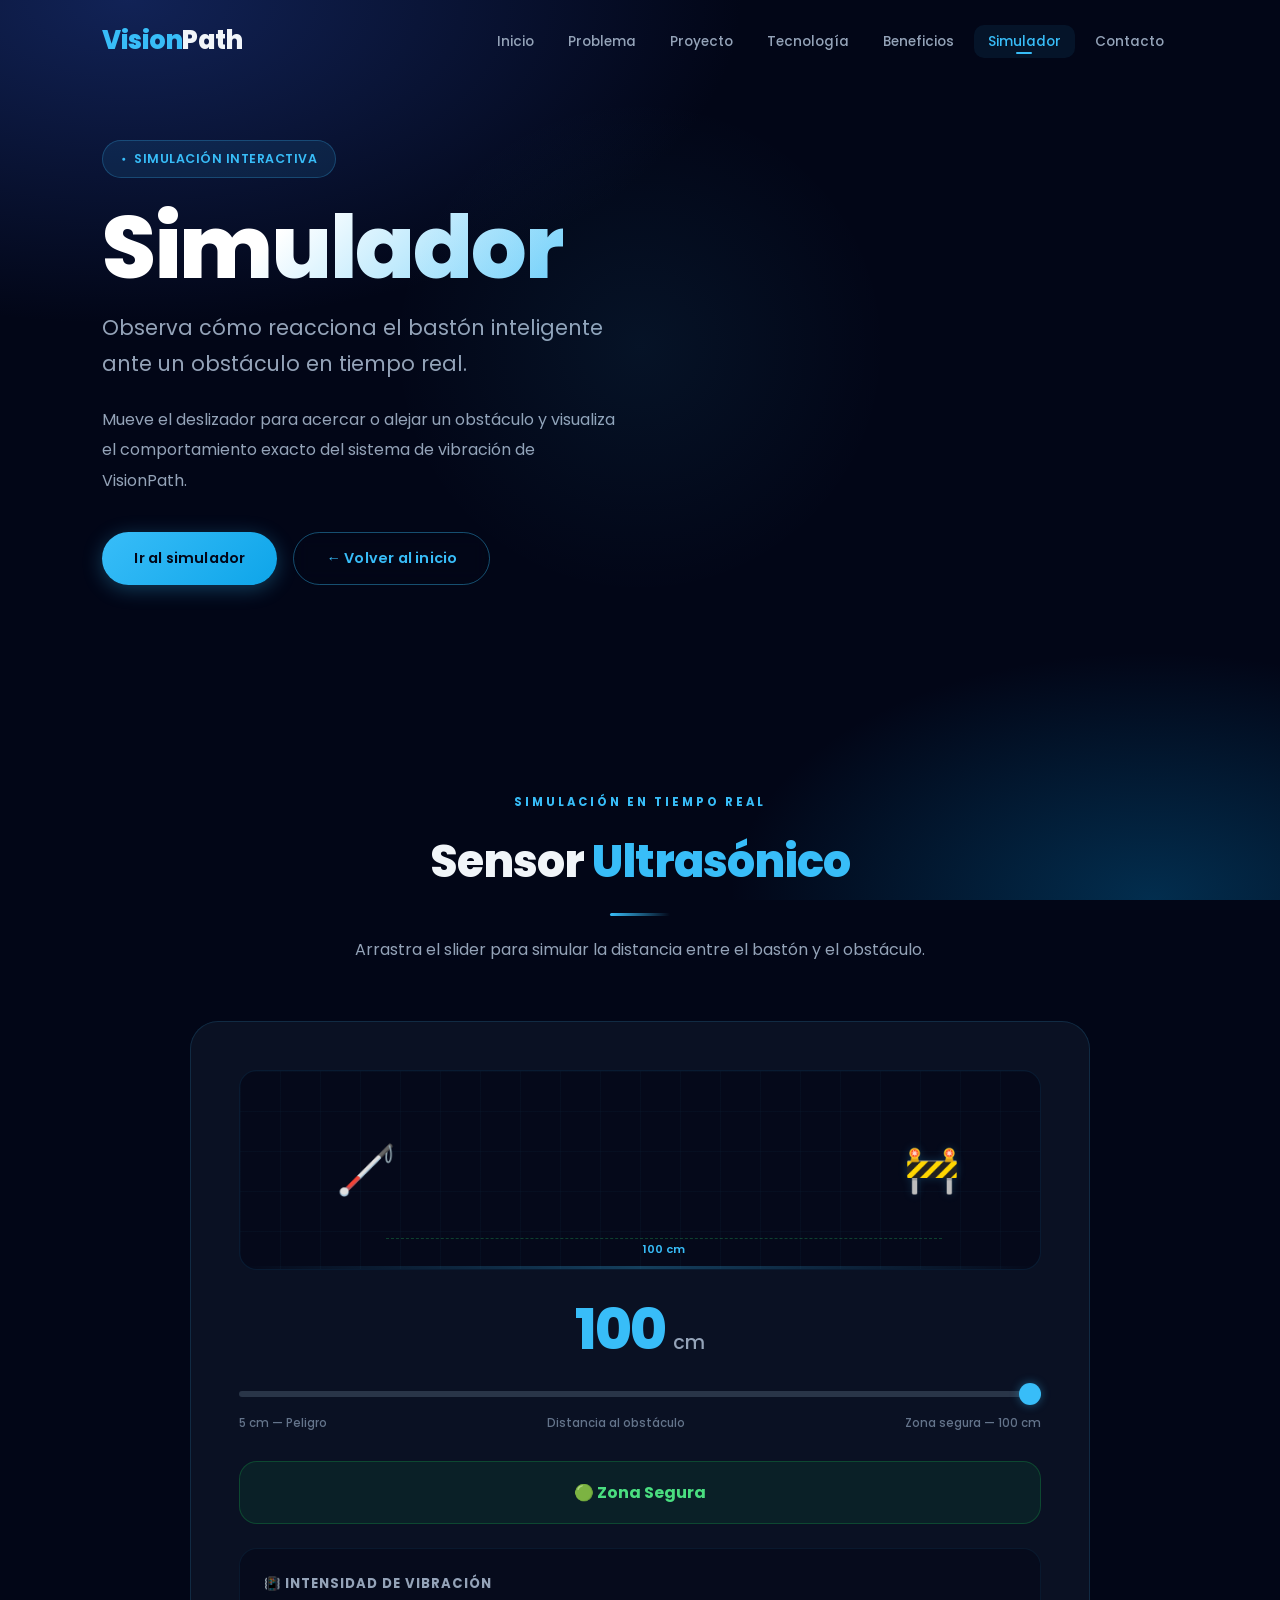
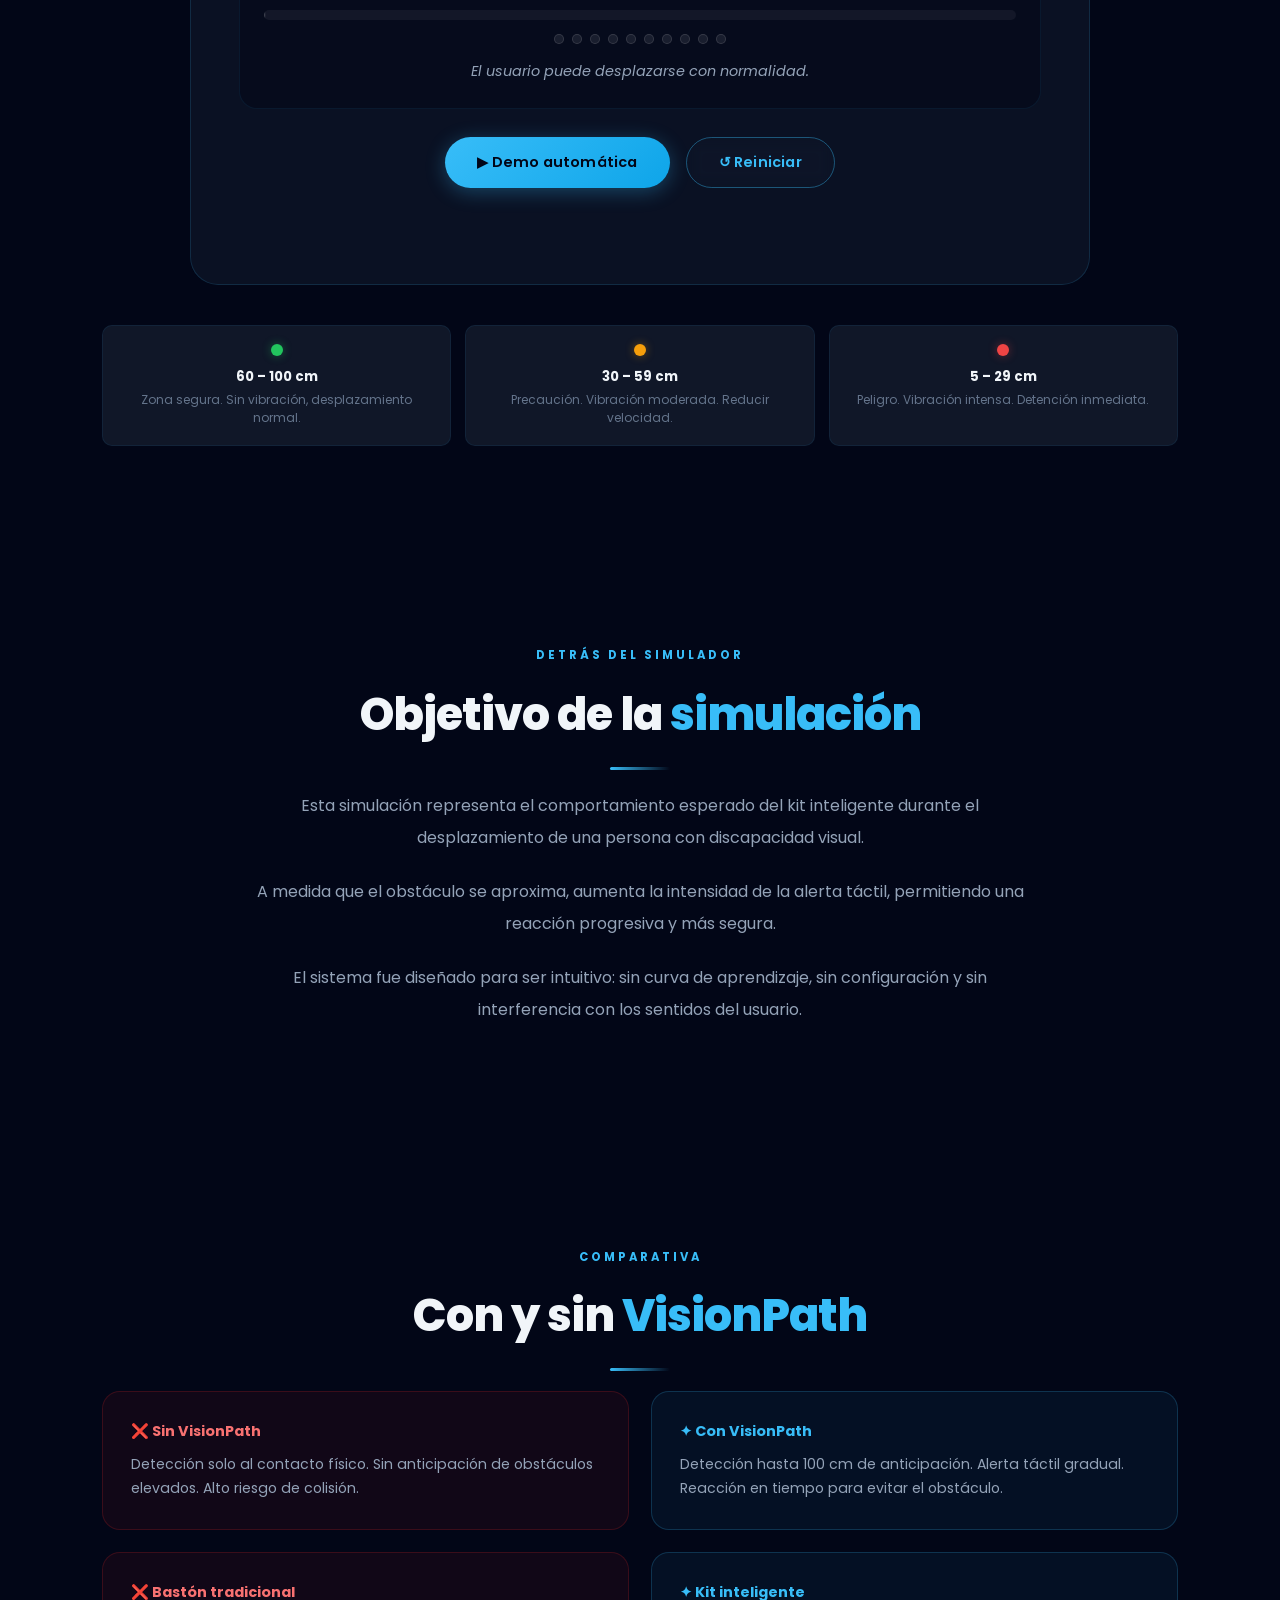
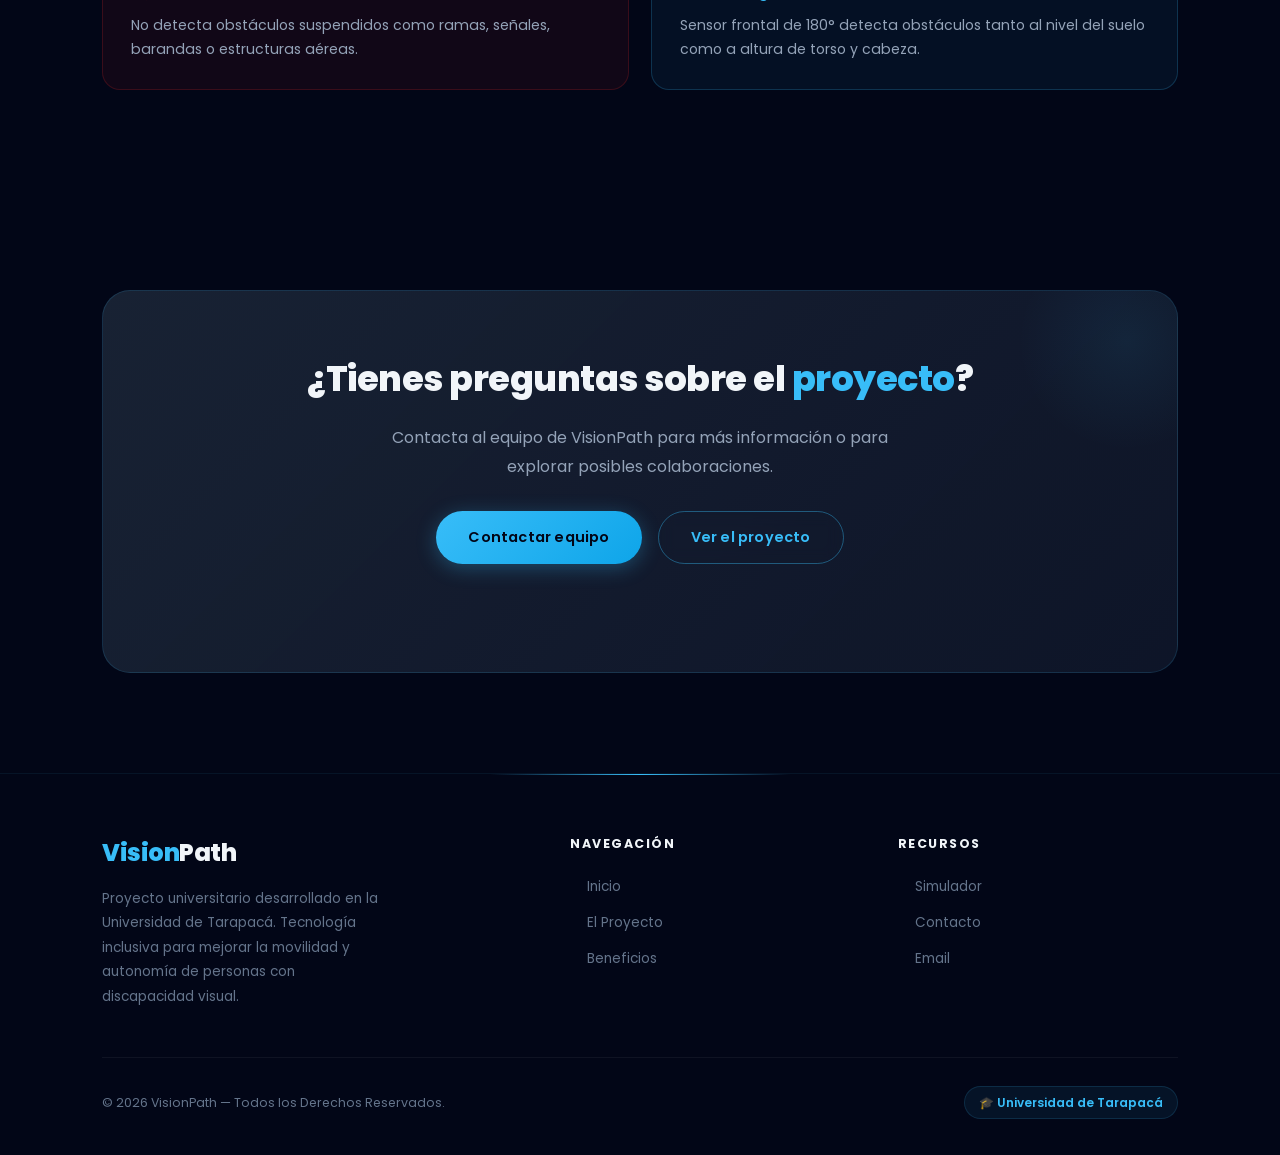
<file: simulador.html>
<!DOCTYPE html>
<html lang="es">
<head>
    <meta charset="UTF-8">
    <meta name="viewport" content="width=device-width, initial-scale=1.0">
    <meta name="description" content="Simulador interactivo del sensor ultrasónico de VisionPath. Visualiza cómo el bastón inteligente detecta obstáculos y activa vibraciones.">
    <meta property="og:title" content="Simulador | VisionPath">
    <meta property="og:description" content="Experimenta en tiempo real cómo funciona el sistema de detección de obstáculos de VisionPath.">
    <title>Simulador | VisionPath</title>
    <link rel="stylesheet" href="css/style.css">
    <link rel="preconnect" href="https://fonts.googleapis.com">
    <link href="https://fonts.googleapis.com/css2?family=Poppins:wght@300;400;500;600;700;800&display=swap" rel="stylesheet">
</head>
<body>

<!-- ============================================================
     NAVBAR
============================================================ -->
<header id="header">
    <nav class="navbar">
        <div class="logo">Vision<span>Path</span></div>

        <button class="hamburger" aria-label="Abrir menú">
            <span></span><span></span><span></span>
        </button>

        <ul class="nav-links">
            <li><a href="index.html">Inicio</a></li>
            <li><a href="index.html#problema">Problema</a></li>
            <li><a href="index.html#sobre">Proyecto</a></li>
            <li><a href="index.html#funciona">Tecnología</a></li>
            <li><a href="index.html#beneficios">Beneficios</a></li>
            <li><a href="simulador.html">Simulador</a></li>
            <li><a href="contacto.html">Contacto</a></li>
        </ul>
    </nav>
</header>

<!-- ============================================================
     HERO
============================================================ -->
<section class="hero" style="min-height:60vh; padding-top:140px; padding-bottom:60px;">
    <div class="hero-text">
        <span class="tag">Simulación Interactiva</span>
        <h1>Simulador</h1>
        <h2>Observa cómo reacciona el bastón inteligente ante un obstáculo en tiempo real.</h2>
        <p class="hero-description">
            Mueve el deslizador para acercar o alejar un obstáculo y visualiza
            el comportamiento exacto del sistema de vibración de VisionPath.
        </p>
        <div class="hero-buttons">
            <a href="#simulador" class="btn btn-primary">Ir al simulador</a>
            <a href="index.html" class="btn btn-secondary">← Volver al inicio</a>
        </div>
    </div>
</section>

<!-- ============================================================
     SIMULADOR PRINCIPAL
============================================================ -->
<section class="section" id="simulador">
    <span class="section-label">Simulación en tiempo real</span>
    <h2 class="section-title">Sensor <span>Ultrasónico</span></h2>
    <div class="section-divider"></div>
    <p class="section-subtitle">
        Arrastra el slider para simular la distancia entre el bastón y el obstáculo.
    </p>

    <div class="simulator-wrapper">

        <!-- Escena visual -->
        <div class="simulation-scene">
            <div class="scene-grid"></div>
            <div class="scene-floor"></div>

            <!-- Bastón -->
            <div class="stick-icon" aria-label="Bastón inteligente">🦯</div>

            <!-- Ondas del sensor -->
            <div class="sensor-area" aria-hidden="true">
                <div class="wave"></div>
                <div class="wave d1"></div>
                <div class="wave d2"></div>
            </div>

            <!-- Obstáculo -->
            <div class="obstacle" aria-label="Obstáculo detectado">🚧</div>

            <!-- Línea de distancia -->
            <div class="distance-line" style="position:absolute; bottom:30px; border-top: 1.5px dashed rgba(56,189,248,0.3);"></div>
            <div class="distance-label-scene" style="position:absolute; bottom:10px; font-size:0.7rem; color:#38bdf8; font-weight:600;"></div>
        </div>

        <!-- Controles -->
        <div class="sim-controls">
            <div class="sim-distance-display">
                <span class="value" id="distanceValue">100</span>
                <span class="unit">cm</span>
            </div>

            <input
                type="range"
                id="distanceSlider"
                min="5"
                max="100"
                value="100"
                class="slider"
                aria-label="Distancia al obstáculo en centímetros"
                aria-valuemin="5"
                aria-valuemax="100"
                aria-valuenow="100">

            <div class="slider-labels">
                <span>5 cm — Peligro</span>
                <span>Distancia al obstáculo</span>
                <span>Zona segura — 100 cm</span>
            </div>
        </div>

        <!-- Status -->
        <div id="statusBox" class="status-box safe" role="status" aria-live="polite">
            🟢 Zona Segura
        </div>

        <!-- Panel de vibración -->
        <div class="vibration-panel">
            <h3>📳 Intensidad de Vibración</h3>
            <div class="vibration-bar">
                <div id="vibrationLevel" class="vibration-level"></div>
            </div>
            <div class="vibration-dots" aria-hidden="true">
                <div class="vdot"></div>
                <div class="vdot"></div>
                <div class="vdot"></div>
                <div class="vdot"></div>
                <div class="vdot"></div>
                <div class="vdot"></div>
                <div class="vdot"></div>
                <div class="vdot"></div>
                <div class="vdot"></div>
                <div class="vdot"></div>
            </div>
            <p id="sensorMessage" class="sensor-message" aria-live="polite">El usuario puede desplazarse con normalidad.</p>
        </div>

        <!-- Botones de control -->
        <div class="hero-buttons" style="justify-content:center; margin-top:28px;">
            <button id="autoBtn" class="btn btn-primary">▶ Demo automática</button>
            <button id="resetBtn" class="btn btn-secondary">↺ Reiniciar</button>
        </div>

    </div>

    <!-- Leyenda -->
    <div class="sim-legend" style="margin-top:40px;">
        <div class="legend-item">
            <div class="legend-dot safe"></div>
            <div class="range">60 – 100 cm</div>
            <div class="desc">Zona segura. Sin vibración, desplazamiento normal.</div>
        </div>
        <div class="legend-item">
            <div class="legend-dot warning"></div>
            <div class="range">30 – 59 cm</div>
            <div class="desc">Precaución. Vibración moderada. Reducir velocidad.</div>
        </div>
        <div class="legend-item">
            <div class="legend-dot danger"></div>
            <div class="range">5 – 29 cm</div>
            <div class="desc">Peligro. Vibración intensa. Detención inmediata.</div>
        </div>
    </div>
</section>

<!-- ============================================================
     CÓMO FUNCIONA EL SIMULADOR
============================================================ -->
<section class="section hidden">
    <span class="section-label">Detrás del simulador</span>
    <h2 class="section-title">Objetivo de la <span>simulación</span></h2>
    <div class="section-divider"></div>

    <p class="section-text">
        Esta simulación representa el comportamiento esperado del kit inteligente durante
        el desplazamiento de una persona con discapacidad visual.
    </p>
    <p class="section-text">
        A medida que el obstáculo se aproxima, aumenta la intensidad de la alerta
        táctil, permitiendo una reacción progresiva y más segura.
    </p>
    <p class="section-text">
        El sistema fue diseñado para ser intuitivo: sin curva de aprendizaje,
        sin configuración y sin interferencia con los sentidos del usuario.
    </p>
</section>

<!-- ============================================================
     COMPARATIVA — con y sin VisionPath
============================================================ -->
<section class="section hidden">
    <span class="section-label">Comparativa</span>
    <h2 class="section-title">Con y sin <span>VisionPath</span></h2>
    <div class="section-divider"></div>

    <div class="problem-grid">
        <div class="problem-card hidden delay-1">
            <h3>❌ Sin VisionPath</h3>
            <p>Detección solo al contacto físico. Sin anticipación de obstáculos elevados. Alto riesgo de colisión.</p>
        </div>
        <div class="solution-card hidden delay-2">
            <h3>✦ Con VisionPath</h3>
            <p>Detección hasta 100 cm de anticipación. Alerta táctil gradual. Reacción en tiempo para evitar el obstáculo.</p>
        </div>
        <div class="problem-card hidden delay-3">
            <h3>❌ Bastón tradicional</h3>
            <p>No detecta obstáculos suspendidos como ramas, señales, barandas o estructuras aéreas.</p>
        </div>
        <div class="solution-card hidden delay-4">
            <h3>✦ Kit inteligente</h3>
            <p>Sensor frontal de 180° detecta obstáculos tanto al nivel del suelo como a altura de torso y cabeza.</p>
        </div>
    </div>
</section>

<!-- ============================================================
     CTA
============================================================ -->
<section class="section hidden">
    <div class="mission-banner">
        <h2>¿Tienes preguntas sobre el <span style="color:var(--cyan)">proyecto</span>?</h2>
        <p>Contacta al equipo de VisionPath para más información o para explorar posibles colaboraciones.</p>
        <div class="hero-buttons" style="justify-content:center">
            <a href="contacto.html" class="btn btn-primary">Contactar equipo</a>
            <a href="index.html#sobre" class="btn btn-secondary">Ver el proyecto</a>
        </div>
    </div>
</section>

<!-- ============================================================
     FOOTER
============================================================ -->
<footer class="footer">
    <div class="footer-grid">
        <div class="footer-brand">
            <div class="logo">Vision<span>Path</span></div>
            <p>Proyecto universitario desarrollado en la Universidad de Tarapacá. Tecnología inclusiva para mejorar la movilidad y autonomía de personas con discapacidad visual.</p>
        </div>
        <div class="footer-col">
            <h4>Navegación</h4>
            <ul>
                <li><a href="index.html">Inicio</a></li>
                <li><a href="index.html#sobre">El Proyecto</a></li>
                <li><a href="index.html#beneficios">Beneficios</a></li>
            </ul>
        </div>
        <div class="footer-col">
            <h4>Recursos</h4>
            <ul>
                <li><a href="simulador.html">Simulador</a></li>
                <li><a href="contacto.html">Contacto</a></li>
                <li><a href="mailto:visionpath@ejemplo.cl">Email</a></li>
            </ul>
        </div>
    </div>
    <div class="footer-bottom">
        <p>© 2026 VisionPath — Todos los Derechos Reservados.</p>
        <div class="footer-badge">🎓 Universidad de Tarapacá</div>
    </div>
</footer>

<button id="scrollTop" aria-label="Volver al inicio">↑</button>

<script src="js/script.js"></script>
<script src="js/simulador.js"></script>
</body>
</html>
</file>
<file: css/style.css>
/* =============================================================
   VISIONPATH — style.css
   Diseño oscuro premium con acentos cyan y efectos glassmorphism
============================================================= */

/* === RESET & BASE === */
*, *::before, *::after {
    margin: 0;
    padding: 0;
    box-sizing: border-box;
}

:root {
    --cyan:       #38bdf8;
    --cyan-dark:  #0ea5e9;
    --cyan-glow:  rgba(56, 189, 248, 0.18);
    --cyan-glow2: rgba(56, 189, 248, 0.08);
    --bg-900:     #020617;
    --bg-800:     #0f172a;
    --bg-700:     #1e293b;
    --bg-600:     #293548;
    --text-100:   #f1f5f9;
    --text-300:   #94a3b8;
    --text-500:   #64748b;
    --radius-sm:  10px;
    --radius-md:  18px;
    --radius-lg:  28px;
    --shadow-card: 0 8px 32px rgba(0,0,0,0.35);
    --shadow-glow: 0 0 40px rgba(56,189,248,0.12);
    --transition:  all 0.35s cubic-bezier(0.4, 0, 0.2, 1);
}

html { scroll-behavior: smooth; }

body {
    font-family: 'Poppins', sans-serif;
    background-color: var(--bg-900);
    background-image:
        radial-gradient(ellipse 80% 60% at 10% 0%, rgba(30,58,138,0.55) 0%, transparent 60%),
        radial-gradient(ellipse 60% 50% at 90% 100%, rgba(3,105,161,0.4) 0%, transparent 55%);
    background-attachment: fixed;
    color: var(--text-100);
    overflow-x: hidden;
    line-height: 1.6;
}

img { display: block; max-width: 100%; }
a  { text-decoration: none; color: inherit; }
ul { list-style: none; }

/* === SCROLLBAR === */
::-webkit-scrollbar { width: 6px; }
::-webkit-scrollbar-track { background: var(--bg-900); }
::-webkit-scrollbar-thumb { background: var(--bg-600); border-radius: 3px; }
::-webkit-scrollbar-thumb:hover { background: var(--cyan); }

/* === SELECTION === */
::selection { background: var(--cyan-glow); color: var(--cyan); }

/* ============================================================
   NAVBAR
============================================================ */
header {
    position: fixed;
    top: 0; left: 0;
    width: 100%;
    z-index: 1000;
    transition: var(--transition);
    padding: 0;
}

header.scrolled {
    background: rgba(2, 6, 23, 0.85);
    backdrop-filter: blur(20px);
    -webkit-backdrop-filter: blur(20px);
    border-bottom: 1px solid rgba(56,189,248,0.08);
    box-shadow: 0 4px 30px rgba(0,0,0,0.4);
}

.navbar {
    display: flex;
    justify-content: space-between;
    align-items: center;
    padding: 20px 8%;
    max-width: 1400px;
    margin: 0 auto;
}

.logo {
    font-size: 1.6rem;
    font-weight: 800;
    color: var(--cyan);
    letter-spacing: -0.5px;
    cursor: pointer;
    transition: var(--transition);
    user-select: none;
}

.logo span { color: var(--text-100); }
.logo:hover { opacity: 0.85; transform: translateY(-1px); }

.nav-links {
    display: flex;
    align-items: center;
    gap: 6px;
}

.nav-links a {
    color: var(--text-300);
    font-size: 0.85rem;
    font-weight: 500;
    padding: 7px 14px;
    border-radius: var(--radius-sm);
    transition: var(--transition);
    position: relative;
}

.nav-links a:hover,
.nav-links a.active {
    color: var(--cyan);
    background: var(--cyan-glow2);
}

.nav-links a.active::after {
    content: '';
    position: absolute;
    bottom: 4px; left: 50%;
    transform: translateX(-50%);
    width: 16px; height: 2px;
    background: var(--cyan);
    border-radius: 2px;
}

/* Hamburger */
.hamburger {
    display: none;
    flex-direction: column;
    gap: 5px;
    cursor: pointer;
    padding: 6px;
    border-radius: 8px;
    transition: var(--transition);
}

.hamburger span {
    display: block;
    width: 24px; height: 2px;
    background: var(--text-100);
    border-radius: 2px;
    transition: var(--transition);
}

.hamburger.open span:nth-child(1) { transform: translateY(7px) rotate(45deg); }
.hamburger.open span:nth-child(2) { opacity: 0; transform: scaleX(0); }
.hamburger.open span:nth-child(3) { transform: translateY(-7px) rotate(-45deg); }

/* ============================================================
   HERO
============================================================ */
.hero {
    min-height: 100vh;
    display: flex;
    align-items: center;
    justify-content: space-between;
    gap: 60px;
    padding: 120px 8% 80px;
    max-width: 1400px;
    margin: 0 auto;
    position: relative;
}

.hero::before {
    content: '';
    position: absolute;
    width: 500px; height: 500px;
    background: radial-gradient(circle, rgba(56,189,248,0.07) 0%, transparent 70%);
    top: 50%; left: 50%;
    transform: translate(-50%, -50%);
    pointer-events: none;
}

.hero-text { flex: 1; max-width: 600px; }

.tag {
    display: inline-flex;
    align-items: center;
    gap: 8px;
    background: rgba(56,189,248,0.1);
    color: var(--cyan);
    border: 1px solid rgba(56,189,248,0.25);
    padding: 8px 18px;
    border-radius: 50px;
    font-size: 0.78rem;
    font-weight: 600;
    letter-spacing: 0.5px;
    text-transform: uppercase;
    margin-bottom: 24px;
}

.tag::before { content: '●'; font-size: 7px; animation: pulse-dot 2s ease-in-out infinite; }

@keyframes pulse-dot {
    0%, 100% { opacity: 1; }
    50% { opacity: 0.3; }
}

.hero h1 {
    font-size: clamp(3rem, 7vw, 5.5rem);
    font-weight: 800;
    line-height: 1.05;
    letter-spacing: -2px;
    margin-bottom: 16px;
    background: linear-gradient(135deg, #fff 30%, var(--cyan) 100%);
    -webkit-background-clip: text;
    -webkit-text-fill-color: transparent;
    background-clip: text;
}

.hero h2 {
    font-size: clamp(1rem, 2vw, 1.3rem);
    font-weight: 400;
    color: var(--text-300);
    margin-bottom: 24px;
    line-height: 1.7;
    max-width: 540px;
}

.hero-description {
    font-size: 1rem;
    color: var(--text-300);
    line-height: 1.9;
    margin-bottom: 36px;
    max-width: 520px;
}

.hero-buttons {
    display: flex;
    gap: 16px;
    flex-wrap: wrap;
    margin-bottom: 48px;
}

.hero-stats {
    display: flex;
    gap: 32px;
    flex-wrap: wrap;
    padding-top: 32px;
    border-top: 1px solid rgba(255,255,255,0.06);
}

.stat h3 {
    font-size: 1.8rem;
    font-weight: 800;
    color: var(--cyan);
    letter-spacing: -1px;
}

.stat span {
    font-size: 0.75rem;
    color: var(--text-500);
    font-weight: 500;
    display: block;
    margin-top: 2px;
}

.hero-image {
    flex: 1;
    display: flex;
    justify-content: center;
    align-items: center;
    position: relative;
}

.hero-image::before {
    content: '';
    position: absolute;
    width: 420px; height: 420px;
    background: radial-gradient(circle, rgba(56,189,248,0.12) 0%, transparent 65%);
    border-radius: 50%;
    animation: glow-pulse 4s ease-in-out infinite;
}

@keyframes glow-pulse {
    0%, 100% { transform: scale(1); opacity: 1; }
    50% { transform: scale(1.08); opacity: 0.7; }
}

.hero-image img {
    width: 100%;
    max-width: 520px;
    position: relative;
    z-index: 1;
    animation: float 5s ease-in-out infinite;
    filter: drop-shadow(0 20px 60px rgba(56,189,248,0.2));
}

@keyframes float {
    0%, 100% { transform: translateY(0); }
    50% { transform: translateY(-22px); }
}

/* ============================================================
   BOTONES
============================================================ */
.btn {
    display: inline-flex;
    align-items: center;
    gap: 8px;
    padding: 14px 32px;
    border-radius: 50px;
    font-weight: 600;
    font-size: 0.9rem;
    transition: var(--transition);
    cursor: pointer;
    border: none;
    font-family: inherit;
    position: relative;
    overflow: hidden;
    letter-spacing: 0.2px;
}

.btn::before {
    content: '';
    position: absolute;
    inset: 0;
    background: rgba(255,255,255,0.08);
    opacity: 0;
    transition: var(--transition);
}

.btn:hover::before { opacity: 1; }

.btn-primary {
    background: linear-gradient(135deg, var(--cyan) 0%, var(--cyan-dark) 100%);
    color: var(--bg-900);
    box-shadow: 0 4px 20px rgba(56,189,248,0.3);
}

.btn-primary:hover {
    transform: translateY(-3px);
    box-shadow: 0 8px 30px rgba(56,189,248,0.45);
}

.btn-secondary {
    background: transparent;
    border: 1.5px solid rgba(56,189,248,0.4);
    color: var(--cyan);
    backdrop-filter: blur(8px);
}

.btn-secondary:hover {
    transform: translateY(-3px);
    border-color: var(--cyan);
    background: var(--cyan-glow);
    box-shadow: 0 8px 30px rgba(56,189,248,0.15);
}

/* ============================================================
   SECCIONES
============================================================ */
.section {
    padding: 100px 8%;
    max-width: 1400px;
    margin: 0 auto;
}

.section-label {
    display: block;
    text-align: center;
    font-size: 0.72rem;
    font-weight: 700;
    letter-spacing: 3px;
    text-transform: uppercase;
    color: var(--cyan);
    margin-bottom: 14px;
}

.section-title {
    text-align: center;
    font-size: clamp(1.8rem, 4vw, 2.8rem);
    font-weight: 800;
    letter-spacing: -1px;
    margin-bottom: 16px;
    color: var(--text-100);
}

.section-title span { color: var(--cyan); }

.section-subtitle {
    text-align: center;
    font-size: 1rem;
    color: var(--text-300);
    max-width: 600px;
    margin: 0 auto 56px;
    line-height: 1.8;
}

.section-text {
    max-width: 780px;
    margin: 0 auto 22px;
    text-align: center;
    line-height: 2;
    color: var(--text-300);
    font-size: 1rem;
}

/* Divisor de sección */
.section-divider {
    width: 60px; height: 3px;
    background: linear-gradient(90deg, var(--cyan), transparent);
    border-radius: 3px;
    margin: 0 auto 20px;
}

/* ============================================================
   TARJETAS
============================================================ */
.cards {
    display: grid;
    grid-template-columns: repeat(auto-fit, minmax(240px, 1fr));
    gap: 22px;
    margin-top: 16px;
}

.card {
    background: rgba(30, 41, 59, 0.6);
    border: 1px solid rgba(56,189,248,0.1);
    border-radius: var(--radius-md);
    padding: 32px 28px;
    text-align: center;
    transition: var(--transition);
    box-shadow: var(--shadow-card);
    backdrop-filter: blur(10px);
    position: relative;
    overflow: hidden;
}

.card::before {
    content: '';
    position: absolute;
    top: 0; left: 0; right: 0;
    height: 2px;
    background: linear-gradient(90deg, transparent, var(--cyan), transparent);
    opacity: 0;
    transition: var(--transition);
}

.card:hover {
    transform: translateY(-8px);
    border-color: rgba(56,189,248,0.3);
    box-shadow: var(--shadow-card), var(--shadow-glow);
}

.card:hover::before { opacity: 1; }

.card-icon {
    font-size: 2.2rem;
    margin-bottom: 16px;
    display: block;
}

.card h3 {
    color: var(--text-100);
    font-size: 1rem;
    font-weight: 700;
    margin-bottom: 10px;
    letter-spacing: -0.3px;
}

.card h3 .icon { color: var(--cyan); margin-right: 6px; }

.card p {
    color: var(--text-300);
    font-size: 0.9rem;
    line-height: 1.7;
}

/* Card de estadística */
.card-stat h3 {
    font-size: 2.2rem;
    font-weight: 800;
    color: var(--cyan);
    letter-spacing: -1px;
    margin-bottom: 6px;
}

/* ============================================================
   GALERÍA — imágenes uniformes
============================================================ */
.gallery {
    display: grid;
    grid-template-columns: repeat(auto-fit, minmax(280px, 1fr));
    gap: 18px;
    margin-top: 16px;
}

.gallery-item {
    position: relative;
    border-radius: var(--radius-md);
    overflow: hidden;
    aspect-ratio: 4 / 3;
    border: 1px solid rgba(56,189,248,0.1);
    background: var(--bg-700);
    cursor: pointer;
}

.gallery-item img {
    width: 100%;
    height: 100%;
    object-fit: cover;
    object-position: center;
    transition: transform 0.5s ease;
    display: block;
}

.gallery-item:hover img { transform: scale(1.07); }

.gallery-overlay {
    position: absolute;
    inset: 0;
    background: linear-gradient(to top, rgba(2,6,23,0.85) 0%, transparent 55%);
    opacity: 0;
    transition: var(--transition);
    display: flex;
    align-items: flex-end;
    padding: 20px;
}

.gallery-item:hover .gallery-overlay { opacity: 1; }

.gallery-overlay span {
    color: var(--text-100);
    font-size: 0.85rem;
    font-weight: 600;
}

/* ============================================================
   TIMELINE
============================================================ */
.timeline {
    position: relative;
    display: flex;
    flex-direction: column;
    gap: 0;
    max-width: 680px;
    margin: 0 auto;
}

.timeline::before {
    content: '';
    position: absolute;
    left: 28px; top: 0; bottom: 0;
    width: 2px;
    background: linear-gradient(to bottom, var(--cyan), transparent);
}

.step {
    display: flex;
    align-items: flex-start;
    gap: 24px;
    padding: 20px 0 20px 0;
    position: relative;
}

.step-dot {
    width: 56px; height: 56px;
    min-width: 56px;
    background: var(--bg-700);
    border: 2px solid rgba(56,189,248,0.3);
    border-radius: 50%;
    display: flex;
    align-items: center;
    justify-content: center;
    font-size: 0.75rem;
    font-weight: 800;
    color: var(--cyan);
    position: relative;
    z-index: 1;
    transition: var(--transition);
}

.step:hover .step-dot {
    background: var(--cyan);
    color: var(--bg-900);
    border-color: var(--cyan);
    box-shadow: 0 0 20px rgba(56,189,248,0.4);
}

.step-content {
    padding-top: 12px;
}

.step-year {
    font-size: 0.78rem;
    color: var(--cyan);
    font-weight: 700;
    letter-spacing: 1px;
    margin-bottom: 4px;
}

.step-title {
    font-size: 1rem;
    font-weight: 700;
    color: var(--text-100);
    margin-bottom: 4px;
}

.step-desc {
    font-size: 0.85rem;
    color: var(--text-300);
    line-height: 1.6;
}

/* ============================================================
   PROBLEMA — highlight cards
============================================================ */
.problem-grid {
    display: grid;
    grid-template-columns: 1fr 1fr;
    gap: 22px;
    margin-top: 16px;
}

.problem-card {
    background: rgba(220, 38, 38, 0.07);
    border: 1px solid rgba(220,38,38,0.2);
    border-radius: var(--radius-md);
    padding: 28px;
    transition: var(--transition);
}

.problem-card:hover {
    transform: translateY(-4px);
    border-color: rgba(220,38,38,0.4);
}

.solution-card {
    background: rgba(56, 189, 248, 0.06);
    border: 1px solid rgba(56,189,248,0.2);
    border-radius: var(--radius-md);
    padding: 28px;
    transition: var(--transition);
}

.solution-card:hover {
    transform: translateY(-4px);
    border-color: rgba(56,189,248,0.4);
}

.problem-card h3, .solution-card h3 {
    font-size: 0.9rem;
    font-weight: 700;
    margin-bottom: 10px;
    display: flex;
    align-items: center;
    gap: 10px;
}

.problem-card h3 { color: #f87171; }
.solution-card h3 { color: var(--cyan); }
.problem-card p, .solution-card p { color: var(--text-300); font-size: 0.88rem; line-height: 1.7; }

/* ============================================================
   TECNOLOGÍAS — badges
============================================================ */
.tech-grid {
    display: flex;
    flex-wrap: wrap;
    gap: 14px;
    justify-content: center;
    margin-top: 16px;
}

.tech-badge {
    background: var(--bg-700);
    border: 1px solid rgba(56,189,248,0.15);
    border-radius: var(--radius-sm);
    padding: 12px 24px;
    font-size: 0.88rem;
    font-weight: 700;
    color: var(--text-100);
    transition: var(--transition);
    display: flex;
    align-items: center;
    gap: 8px;
}

.tech-badge:hover {
    background: var(--cyan-glow);
    border-color: var(--cyan);
    color: var(--cyan);
    transform: translateY(-3px);
}

/* ============================================================
   MISIÓN — banner
============================================================ */
.mission-banner {
    background: linear-gradient(135deg, rgba(30,41,59,0.8) 0%, rgba(15,23,42,0.9) 100%);
    border: 1px solid rgba(56,189,248,0.15);
    border-radius: var(--radius-lg);
    padding: 60px 50px;
    text-align: center;
    position: relative;
    overflow: hidden;
}

.mission-banner::before {
    content: '';
    position: absolute;
    top: -60px; right: -60px;
    width: 220px; height: 220px;
    background: radial-gradient(circle, rgba(56,189,248,0.08) 0%, transparent 70%);
    border-radius: 50%;
}

.mission-banner h2 {
    font-size: clamp(1.5rem, 3vw, 2.2rem);
    font-weight: 800;
    color: var(--text-100);
    margin-bottom: 16px;
    letter-spacing: -0.5px;
}

.mission-banner p {
    color: var(--text-300);
    max-width: 560px;
    margin: 0 auto 30px;
    line-height: 1.8;
}

/* ============================================================
   CONTACTO
============================================================ */
.contact-grid {
    display: grid;
    grid-template-columns: 1fr 1.4fr;
    gap: 40px;
    align-items: start;
    margin-top: 16px;
}

.contact-info-block { display: flex; flex-direction: column; gap: 18px; }

.contact-info-card {
    background: rgba(30,41,59,0.5);
    border: 1px solid rgba(56,189,248,0.1);
    border-radius: var(--radius-md);
    padding: 22px 24px;
    display: flex;
    align-items: flex-start;
    gap: 16px;
    transition: var(--transition);
}

.contact-info-card:hover {
    border-color: rgba(56,189,248,0.3);
    background: rgba(30,41,59,0.8);
    transform: translateX(4px);
}

.contact-info-card .info-icon {
    width: 44px; height: 44px;
    min-width: 44px;
    background: var(--cyan-glow);
    border: 1px solid rgba(56,189,248,0.2);
    border-radius: 12px;
    display: flex;
    align-items: center;
    justify-content: center;
    font-size: 1.1rem;
}

.info-text strong {
    display: block;
    font-size: 0.8rem;
    font-weight: 700;
    color: var(--cyan);
    letter-spacing: 0.5px;
    margin-bottom: 4px;
    text-transform: uppercase;
}

.info-text span {
    font-size: 0.9rem;
    color: var(--text-300);
}

/* Formulario */
.contact-form-wrapper {
    background: rgba(30,41,59,0.5);
    border: 1px solid rgba(56,189,248,0.1);
    border-radius: var(--radius-md);
    padding: 36px;
    backdrop-filter: blur(10px);
}

.contact-form-wrapper h3 {
    font-size: 1.2rem;
    font-weight: 700;
    color: var(--text-100);
    margin-bottom: 24px;
}

.contact-form {
    display: flex;
    flex-direction: column;
    gap: 16px;
}

.form-row { display: grid; grid-template-columns: 1fr 1fr; gap: 16px; }

.form-group {
    background: rgba(15,23,42,0.8);
    display: flex;
    flex-direction: column;
    gap: 7px;
}

.form-group label {
    font-size: 0.78rem;
    font-weight: 600;
    color: var(--text-300);
    letter-spacing: 0.3px;
    text-transform: uppercase;
}

.form-group input,
.form-group textarea,
.form-group select {
    background: rgba(15,23,42,0.8);
    border: 1.5px solid rgba(56,189,248,0.1);
    border-radius: var(--radius-sm);
    padding: 13px 16px;
    color: var(--text-100);
    font-family: 'Poppins', sans-serif;
    font-size: 0.9rem;
    transition: var(--transition);
    width: 100%;
    outline: none;
    -webkit-appearance: none;
}

.form-group input:focus,
.form-group textarea:focus,
.form-group select:focus {
    border-color: var(--cyan);
    background: rgba(56,189,248,0.04);
    box-shadow: 0 0 0 3px rgba(56,189,248,0.08);
}

.form-group input::placeholder,
.form-group textarea::placeholder { color: var(--text-500); }

.form-group textarea { resize: vertical; min-height: 130px; }

.form-success {
    display: none;
    background: rgba(22,163,74,0.1);
    border: 1px solid rgba(22,163,74,0.3);
    border-radius: var(--radius-sm);
    padding: 16px 20px;
    text-align: center;
    color: #4ade80;
    font-weight: 600;
    font-size: 0.9rem;
    animation: fadeIn 0.4s ease;
}

@keyframes fadeIn { from { opacity: 0; transform: translateY(6px); } to { opacity: 1; transform: translateY(0); } }

/* Integrantes */
.member-card {
    background: rgba(30,41,59,0.6);
    border: 1px solid rgba(56,189,248,0.1);
    border-radius: var(--radius-md);
    padding: 30px;
    text-align: center;
    transition: var(--transition);
}

.member-card:hover {
    transform: translateY(-6px);
    border-color: rgba(56,189,248,0.3);
}

.member-avatar {
    width: 70px; height: 70px;
    background: linear-gradient(135deg, var(--cyan-glow), rgba(56,189,248,0.06));
    border: 2px solid rgba(56,189,248,0.2);
    border-radius: 50%;
    display: flex;
    align-items: center;
    justify-content: center;
    font-size: 1.8rem;
    margin: 0 auto 16px;
}

.member-role {
    font-size: 0.72rem;
    font-weight: 700;
    color: var(--cyan);
    letter-spacing: 1px;
    text-transform: uppercase;
    margin-bottom: 6px;
}

.member-name {
    font-size: 1rem;
    font-weight: 700;
    color: var(--text-100);
}

/* ============================================================
   SIMULADOR
============================================================ */
.simulator-wrapper {
    background: rgba(15,23,42,0.7);
    border: 1px solid rgba(56,189,248,0.15);
    border-radius: var(--radius-lg);
    padding: 48px;
    backdrop-filter: blur(12px);
    max-width: 900px;
    margin: 0 auto;
}

.simulation-scene {
    position: relative;
    height: 200px;
    background: rgba(2,6,23,0.6);
    border-radius: var(--radius-md);
    border: 1px solid rgba(56,189,248,0.1);
    overflow: hidden;
    margin-bottom: 32px;
    display: flex;
    align-items: center;
}

.scene-floor {
    position: absolute;
    bottom: 0; left: 0; right: 0;
    height: 3px;
    background: linear-gradient(90deg, transparent, rgba(56,189,248,0.3), transparent);
}

.scene-grid {
    position: absolute;
    inset: 0;
    background-image:
        linear-gradient(rgba(56,189,248,0.03) 1px, transparent 1px),
        linear-gradient(90deg, rgba(56,189,248,0.03) 1px, transparent 1px);
    background-size: 40px 40px;
}

.stick-icon {
    position: absolute;
    left: 12%;
    top: 50%;
    transform: translateY(-50%);
    font-size: 3rem;
    z-index: 2;
    transition: filter 0.3s ease;
    filter: drop-shadow(0 0 0px transparent);
}

.stick-icon.vibrating {
    animation: vibrate 0.1s linear infinite;
}

.stick-icon.vibrating-strong {
    animation: vibrate-strong 0.06s linear infinite;
    filter: drop-shadow(0 0 12px rgba(239,68,68,0.8));
}

@keyframes vibrate {
    0%, 100% { transform: translateY(-50%) translateX(0); }
    25% { transform: translateY(-52%) translateX(-2px); }
    75% { transform: translateY(-48%) translateX(2px); }
}

@keyframes vibrate-strong {
    0%, 100% { transform: translateY(-50%) translateX(0); }
    25% { transform: translateY(-53%) translateX(-4px); }
    75% { transform: translateY(-47%) translateX(4px); }
}

.sensor-area {
    position: absolute;
    left: calc(12% + 60px);
    top: 50%;
    transform: translateY(-50%);
}

.wave {
    position: absolute;
    border: 1.5px solid var(--cyan);
    border-radius: 50%;
    width: 20px; height: 20px;
    top: 50%; left: 0;
    transform: translate(-50%, -50%);
    opacity: 0;
    animation: sonar 2s ease-out infinite;
}

.wave.d1 { animation-delay: 0.4s; }
.wave.d2 { animation-delay: 0.8s; }

@keyframes sonar {
    0% { width: 20px; height: 20px; opacity: 0.9; }
    100% { width: 120px; height: 120px; opacity: 0; }
}

.obstacle {
    position: absolute;
    right: 8%;
    top: 50%;
    transform: translateY(-50%);
    font-size: 2.8rem;
    transition: right 0.1s linear;
    z-index: 2;
    filter: drop-shadow(0 0 8px rgba(239,68,68,0.3));
}

.distance-line {
    position: absolute;
    bottom: 30px;
    border-top: 1.5px dashed rgba(56,189,248,0.3);
    transition: all 0.1s linear;
}

.distance-label-scene {
    position: absolute;
    bottom: 10px;
    font-size: 0.7rem;
    color: var(--cyan);
    font-weight: 600;
    text-align: center;
    transition: all 0.1s linear;
}

/* Controles */
.sim-controls { margin-bottom: 28px; }

.sim-distance-display {
    display: flex;
    align-items: baseline;
    justify-content: center;
    gap: 8px;
    margin-bottom: 20px;
}

.sim-distance-display .value {
    font-size: 3.5rem;
    font-weight: 800;
    color: var(--cyan);
    letter-spacing: -2px;
    transition: color 0.3s ease;
    line-height: 1;
}

.sim-distance-display .value.warning { color: #f59e0b; }
.sim-distance-display .value.danger { color: #ef4444; }

.sim-distance-display .unit {
    font-size: 1.2rem;
    color: var(--text-300);
    font-weight: 500;
}

.slider {
    -webkit-appearance: none;
    appearance: none;
    width: 100%;
    height: 6px;
    border-radius: 3px;
    background: var(--bg-600);
    outline: none;
    cursor: pointer;
    transition: var(--transition);
}

.slider::-webkit-slider-thumb {
    -webkit-appearance: none;
    appearance: none;
    width: 22px; height: 22px;
    border-radius: 50%;
    background: var(--cyan);
    cursor: pointer;
    box-shadow: 0 0 10px rgba(56,189,248,0.4);
    transition: var(--transition);
}

.slider::-webkit-slider-thumb:hover {
    transform: scale(1.2);
    box-shadow: 0 0 20px rgba(56,189,248,0.6);
}

.slider::-moz-range-thumb {
    width: 22px; height: 22px;
    border-radius: 50%;
    background: var(--cyan);
    cursor: pointer;
    border: none;
    box-shadow: 0 0 10px rgba(56,189,248,0.4);
}

.slider-labels {
    display: flex;
    justify-content: space-between;
    margin-top: 10px;
    font-size: 0.72rem;
    color: var(--text-500);
    font-weight: 500;
}

/* Status */
.status-box {
    display: flex;
    align-items: center;
    justify-content: center;
    gap: 12px;
    padding: 18px 30px;
    border-radius: var(--radius-md);
    font-weight: 700;
    font-size: 1rem;
    margin: 24px 0;
    transition: all 0.4s ease;
    border: 1px solid;
}

.status-box.safe {
    background: rgba(22,163,74,0.1);
    border-color: rgba(22,163,74,0.3);
    color: #4ade80;
}

.status-box.warning {
    background: rgba(245,158,11,0.1);
    border-color: rgba(245,158,11,0.3);
    color: #fbbf24;
}

.status-box.danger {
    background: rgba(239,68,68,0.1);
    border-color: rgba(239,68,68,0.3);
    color: #f87171;
    animation: danger-pulse 0.6s ease-in-out infinite alternate;
}

@keyframes danger-pulse {
    from { box-shadow: 0 0 0 0 transparent; }
    to { box-shadow: 0 0 20px rgba(239,68,68,0.2); }
}

/* Vibración */
.vibration-panel {
    background: rgba(2,6,23,0.5);
    border: 1px solid rgba(56,189,248,0.08);
    border-radius: var(--radius-md);
    padding: 24px;
    margin-top: 24px;
}

.vibration-panel h3 {
    font-size: 0.82rem;
    font-weight: 700;
    color: var(--text-300);
    letter-spacing: 1px;
    text-transform: uppercase;
    margin-bottom: 16px;
    display: flex;
    align-items: center;
    gap: 8px;
}

.vibration-bar {
    height: 10px;
    background: rgba(255,255,255,0.05);
    border-radius: 5px;
    overflow: hidden;
    margin-bottom: 14px;
}

.vibration-level {
    height: 100%;
    width: 0%;
    border-radius: 5px;
    transition: width 0.3s ease, background 0.3s ease;
    background: linear-gradient(90deg, #22c55e, #38bdf8);
    position: relative;
}

.vibration-level::after {
    content: '';
    position: absolute;
    right: 0; top: 0; bottom: 0;
    width: 4px;
    background: white;
    opacity: 0.6;
    border-radius: 0 5px 5px 0;
    filter: blur(1px);
}

.vibration-dots {
    display: flex;
    gap: 8px;
    justify-content: center;
}

.vdot {
    width: 10px; height: 10px;
    border-radius: 50%;
    background: rgba(255,255,255,0.08);
    border: 1px solid rgba(255,255,255,0.12);
    transition: all 0.2s ease;
}

.vdot.active-safe    { background: #22c55e; border-color: #22c55e; box-shadow: 0 0 8px rgba(34,197,94,0.5); }
.vdot.active-warning { background: #f59e0b; border-color: #f59e0b; box-shadow: 0 0 8px rgba(245,158,11,0.5); }
.vdot.active-danger  { background: #ef4444; border-color: #ef4444; box-shadow: 0 0 8px rgba(239,68,68,0.5); }

.sensor-message {
    text-align: center;
    font-size: 0.9rem;
    color: var(--text-300);
    margin-top: 16px;
    min-height: 24px;
    transition: color 0.3s ease;
    font-style: italic;
}

/* Leyenda del simulador */
.sim-legend {
    display: grid;
    grid-template-columns: repeat(3, 1fr);
    gap: 14px;
    margin-top: 40px;
}

.legend-item {
    background: rgba(30,41,59,0.5);
    border: 1px solid rgba(56,189,248,0.08);
    border-radius: var(--radius-sm);
    padding: 18px;
    text-align: center;
    transition: var(--transition);
}

.legend-item:hover { transform: translateY(-3px); }

.legend-dot {
    width: 12px; height: 12px;
    border-radius: 50%;
    margin: 0 auto 10px;
}

.legend-dot.safe    { background: #22c55e; box-shadow: 0 0 10px rgba(34,197,94,0.4); }
.legend-dot.warning { background: #f59e0b; box-shadow: 0 0 10px rgba(245,158,11,0.4); }
.legend-dot.danger  { background: #ef4444; box-shadow: 0 0 10px rgba(239,68,68,0.4); }

.legend-item .range {
    font-size: 0.82rem;
    font-weight: 700;
    color: var(--text-100);
    margin-bottom: 4px;
}

.legend-item .desc {
    font-size: 0.75rem;
    color: var(--text-500);
    line-height: 1.5;
}

/* ============================================================
   FOOTER
============================================================ */
.footer {
    background: var(--bg-900);
    border-top: 1px solid rgba(56,189,248,0.07);
    padding: 60px 8% 36px;
    position: relative;
    overflow: hidden;
}

.footer::before {
    content: '';
    position: absolute;
    top: 0; left: 50%;
    transform: translateX(-50%);
    width: 300px; height: 1px;
    background: linear-gradient(90deg, transparent, var(--cyan), transparent);
}

.footer-grid {
    display: grid;
    grid-template-columns: 1.5fr 1fr 1fr;
    gap: 48px;
    max-width: 1400px;
    margin: 0 auto 48px;
}

.footer-brand .logo {
    font-size: 1.5rem;
    margin-bottom: 14px;
    display: block;
}

.footer-brand p {
    font-size: 0.85rem;
    color: var(--text-500);
    line-height: 1.8;
    max-width: 280px;
}

.footer-col h4 {
    font-size: 0.78rem;
    font-weight: 700;
    color: var(--text-100);
    text-transform: uppercase;
    letter-spacing: 1.5px;
    margin-bottom: 18px;
}

.footer-col ul { display: flex; flex-direction: column; gap: 10px; }

.footer-col ul a {
    font-size: 0.85rem;
    color: var(--text-500);
    transition: var(--transition);
    display: inline-flex;
    align-items: center;
    gap: 6px;
}

.footer-col ul a::before { content: '→'; font-size: 0.7rem; opacity: 0; transition: var(--transition); }
.footer-col ul a:hover { color: var(--cyan); padding-left: 4px; }
.footer-col ul a:hover::before { opacity: 1; }

.footer-bottom {
    max-width: 1400px;
    margin: 0 auto;
    padding-top: 28px;
    border-top: 1px solid rgba(255,255,255,0.05);
    display: flex;
    align-items: center;
    justify-content: space-between;
    flex-wrap: wrap;
    gap: 16px;
}

.footer-bottom p {
    font-size: 0.78rem;
    color: var(--text-500);
}

.footer-badge {
    display: inline-flex;
    align-items: center;
    gap: 6px;
    background: rgba(56,189,248,0.07);
    border: 1px solid rgba(56,189,248,0.15);
    border-radius: 20px;
    padding: 6px 14px;
    font-size: 0.75rem;
    color: var(--cyan);
    font-weight: 600;
}

/* ============================================================
   ANIMACIONES ENTRADA
============================================================ */
.hidden {
    opacity: 0;
    transform: translateY(40px);
    transition: opacity 0.7s ease, transform 0.7s ease;
}

.hidden.from-left  { transform: translateX(-40px); }
.hidden.from-right { transform: translateX(40px); }

.show {
    opacity: 1 !important;
    transform: translateY(0) translateX(0) !important;
}

/* Delay escalonado */
.delay-1 { transition-delay: 0.1s; }
.delay-2 { transition-delay: 0.2s; }
.delay-3 { transition-delay: 0.3s; }
.delay-4 { transition-delay: 0.4s; }

/* Botón scroll-top */
#scrollTop {
    position: fixed;
    bottom: 32px; right: 32px;
    width: 46px; height: 46px;
    background: linear-gradient(135deg, var(--cyan), var(--cyan-dark));
    border: none;
    border-radius: 50%;
    color: var(--bg-900);
    font-size: 1.1rem;
    cursor: pointer;
    z-index: 999;
    display: flex;
    align-items: center;
    justify-content: center;
    opacity: 0;
    pointer-events: none;
    transform: translateY(10px);
    transition: var(--transition);
    box-shadow: 0 4px 20px rgba(56,189,248,0.3);
}

#scrollTop.visible {
    opacity: 1;
    pointer-events: all;
    transform: translateY(0);
}

#scrollTop:hover {
    transform: translateY(-3px);
    box-shadow: 0 8px 30px rgba(56,189,248,0.45);
}

/* ============================================================
   RESPONSIVE
============================================================ */
@media (max-width: 1100px) {
    .footer-grid { grid-template-columns: 1fr 1fr; }
    .contact-grid { grid-template-columns: 1fr; }
    .problem-grid { grid-template-columns: 1fr; }
}

@media (max-width: 900px) {
    .hero {
        flex-direction: column;
        text-align: center;
        padding: 120px 6% 60px;
        gap: 40px;
    }

    .hero-text { max-width: 100%; }
    .hero-buttons { justify-content: center; }
    .hero-stats { justify-content: center; gap: 24px; }
    .hero-description { margin: 0 auto 36px; }

    .navbar { padding: 16px 6%; position: relative; }
    .hamburger { display: flex; }

    .nav-links {
        position: absolute;
        top: 100%; left: 0; right: 0;
        flex-direction: column;
        background: rgba(15,23,42,0.97);
        backdrop-filter: blur(20px);
        padding: 20px;
        gap: 4px;
        border-bottom: 1px solid rgba(56,189,248,0.1);
        display: none;
        z-index: 999;
    }

    .nav-links.open { display: flex; }
    .nav-links a { padding: 12px 16px; border-radius: 10px; width: 100%; }

    .section { padding: 70px 6%; }
    .sim-legend { grid-template-columns: 1fr; }
    .form-row { grid-template-columns: 1fr; }
    .footer-grid { grid-template-columns: 1fr; gap: 32px; }
    .footer-bottom { flex-direction: column; text-align: center; }
    .simulator-wrapper { padding: 28px 20px; }
    .mission-banner { padding: 40px 24px; }
}

@media (max-width: 600px) {
    .hero h1 { font-size: 2.6rem; }
    .cards { grid-template-columns: 1fr; }
    .gallery { grid-template-columns: 1fr; }
    .btn { padding: 12px 24px; font-size: 0.85rem; }
}

/* === ACCESIBILIDAD === */
@media (prefers-reduced-motion: reduce) {
    *, *::before, *::after { animation-duration: 0.01ms !important; transition-duration: 0.01ms !important; }
}

:focus-visible {
    outline: 2px solid var(--cyan);
    outline-offset: 3px;
}
</file>
